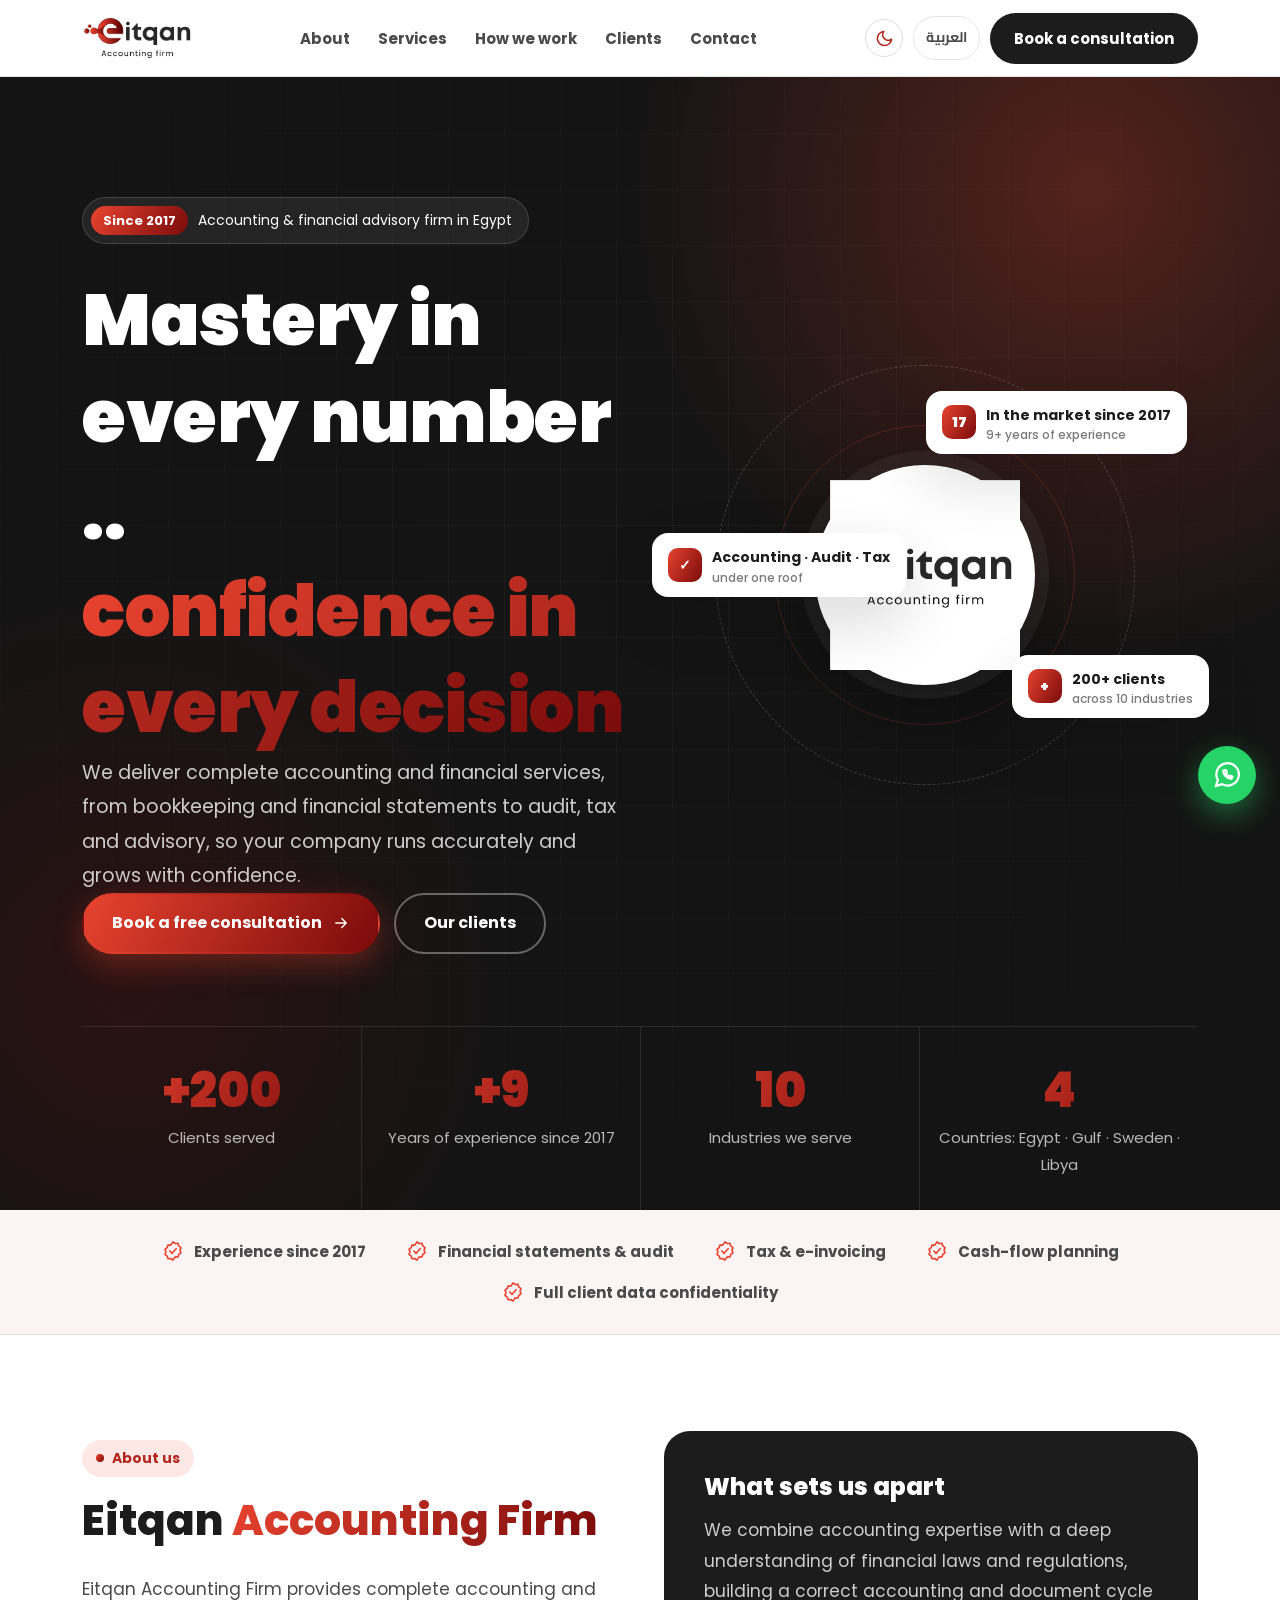
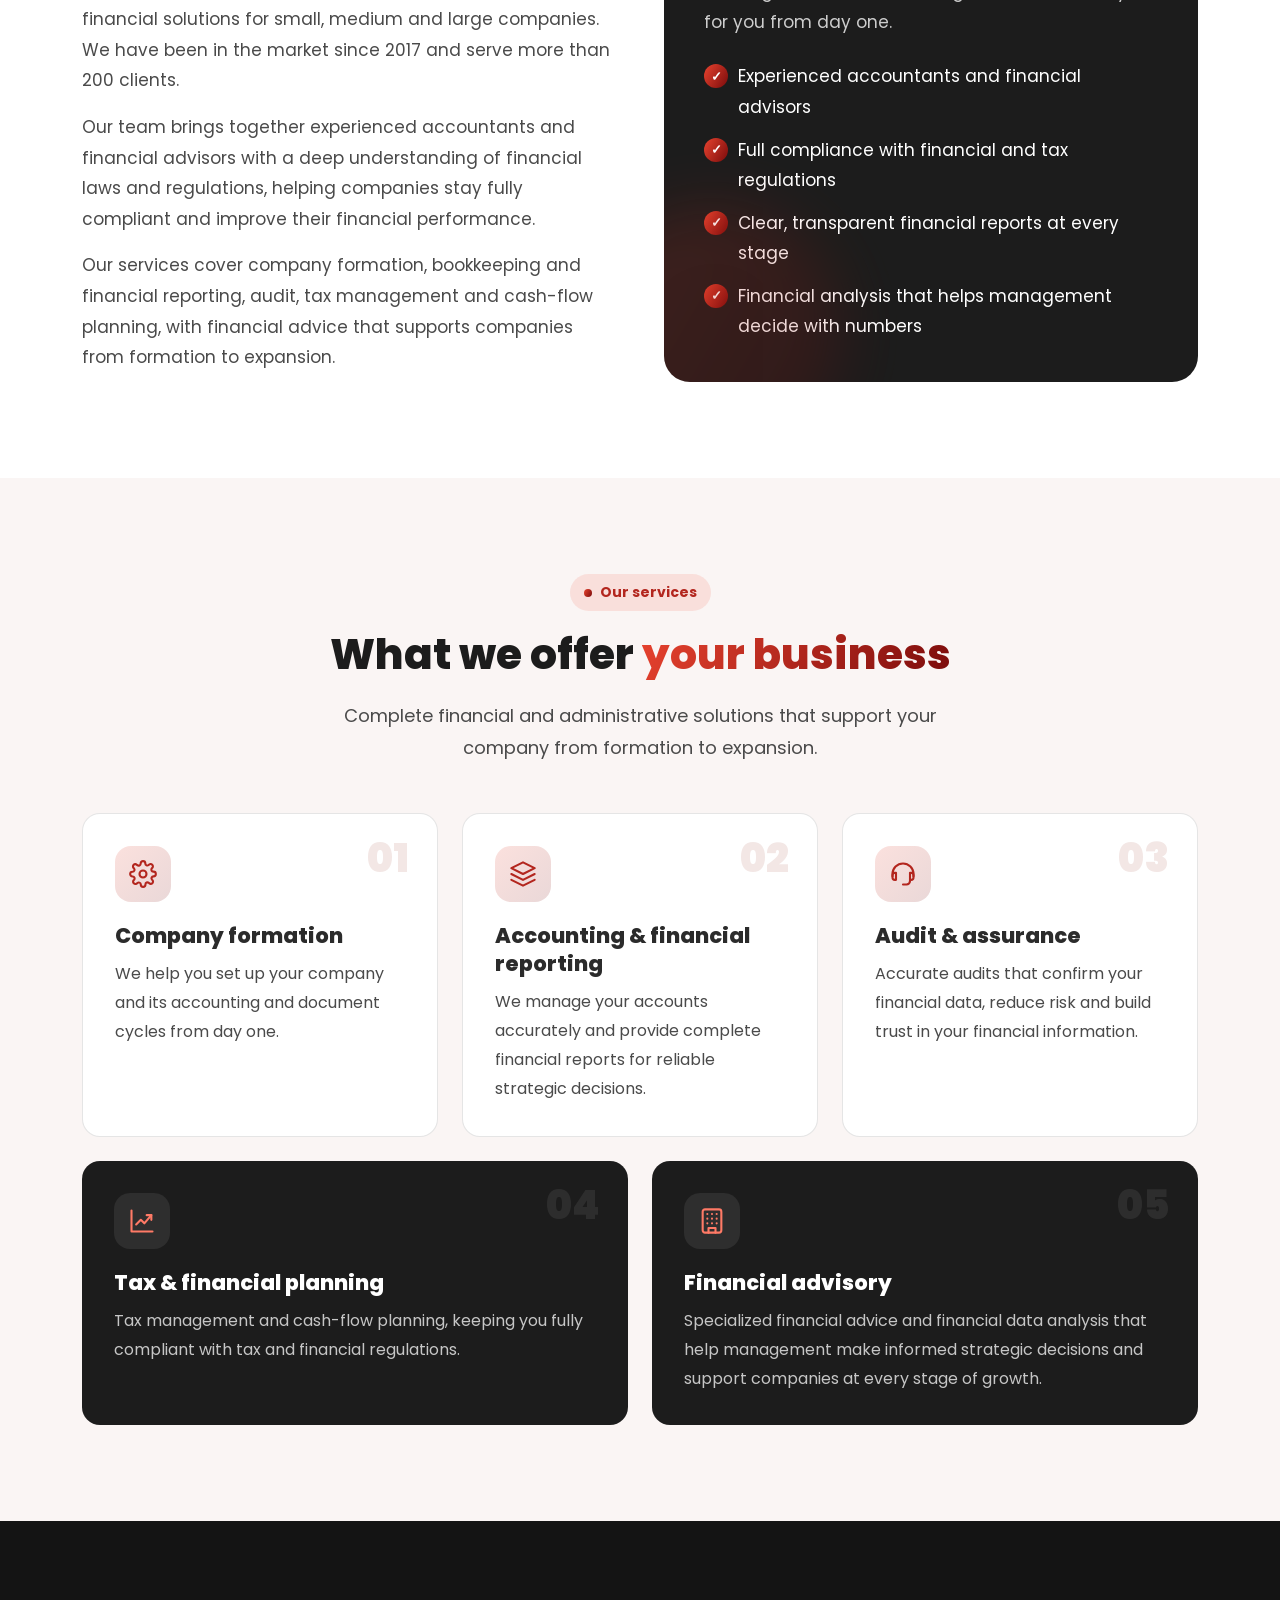
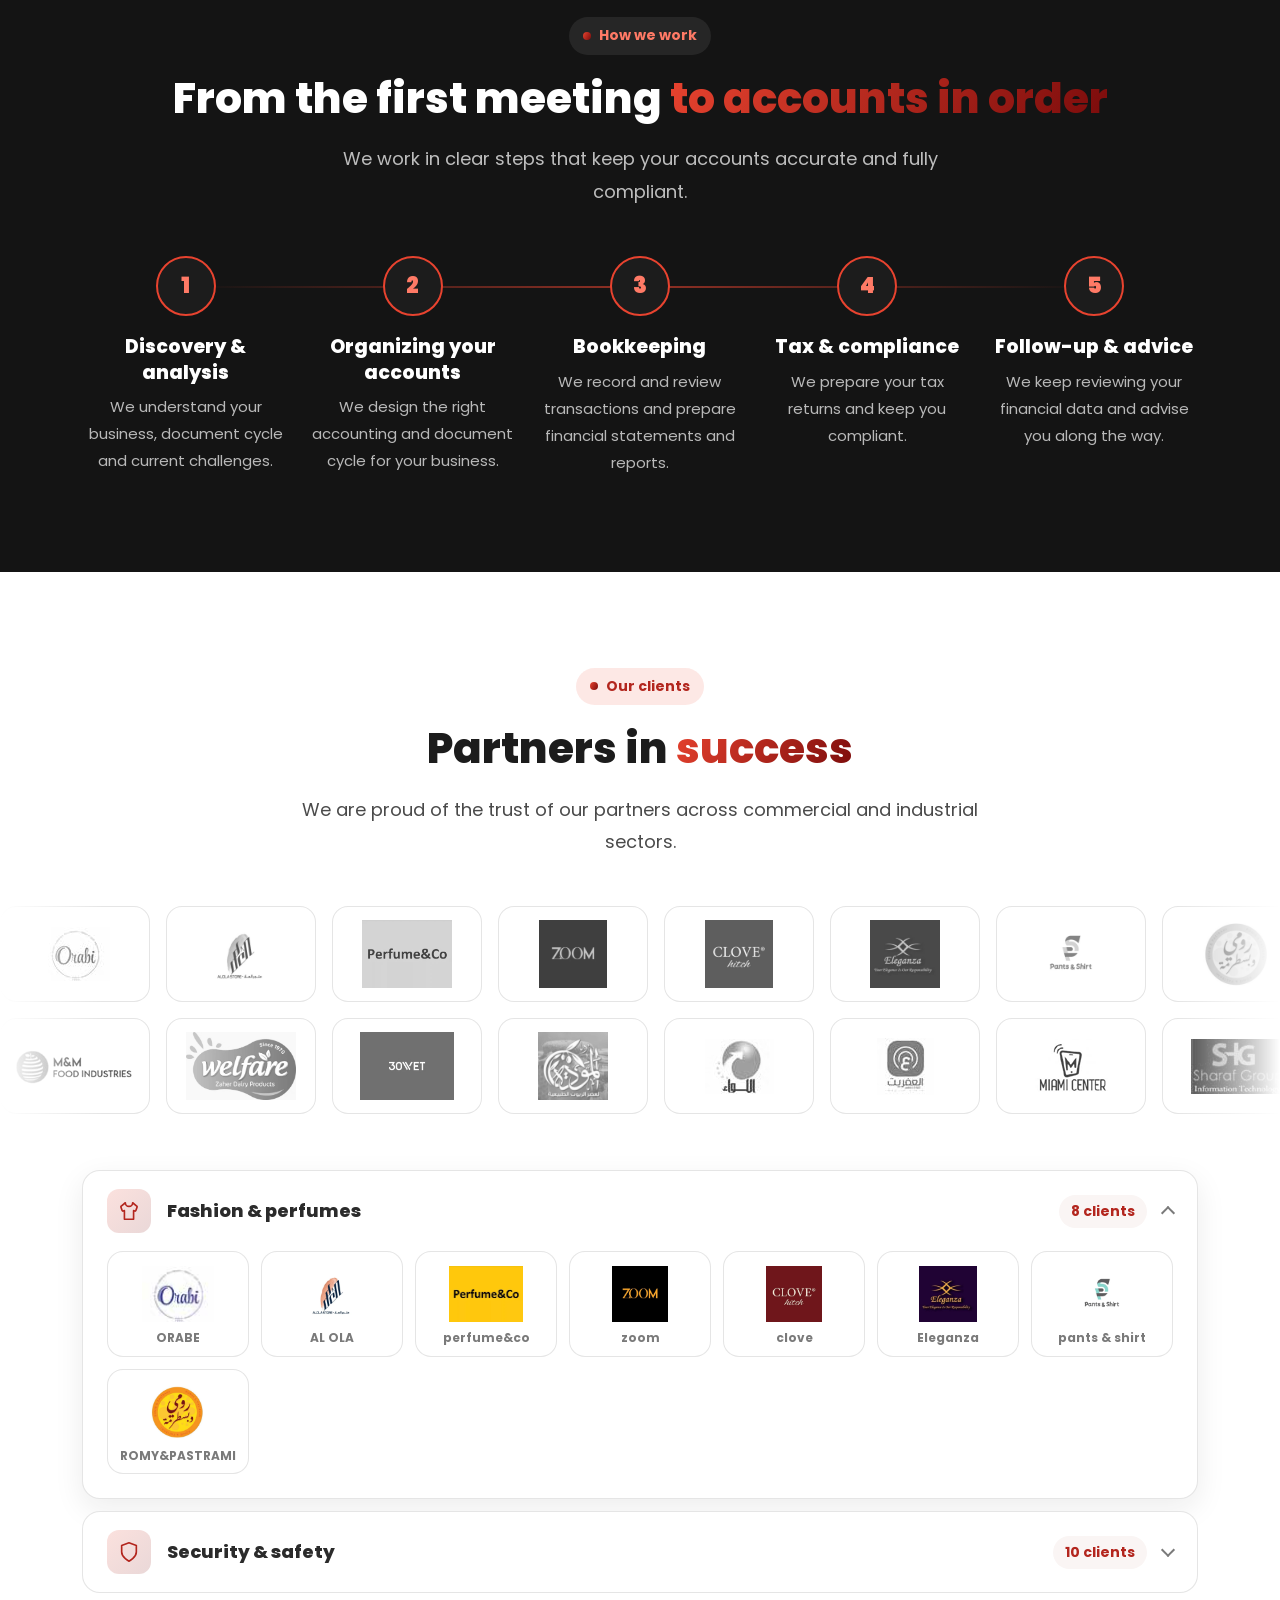
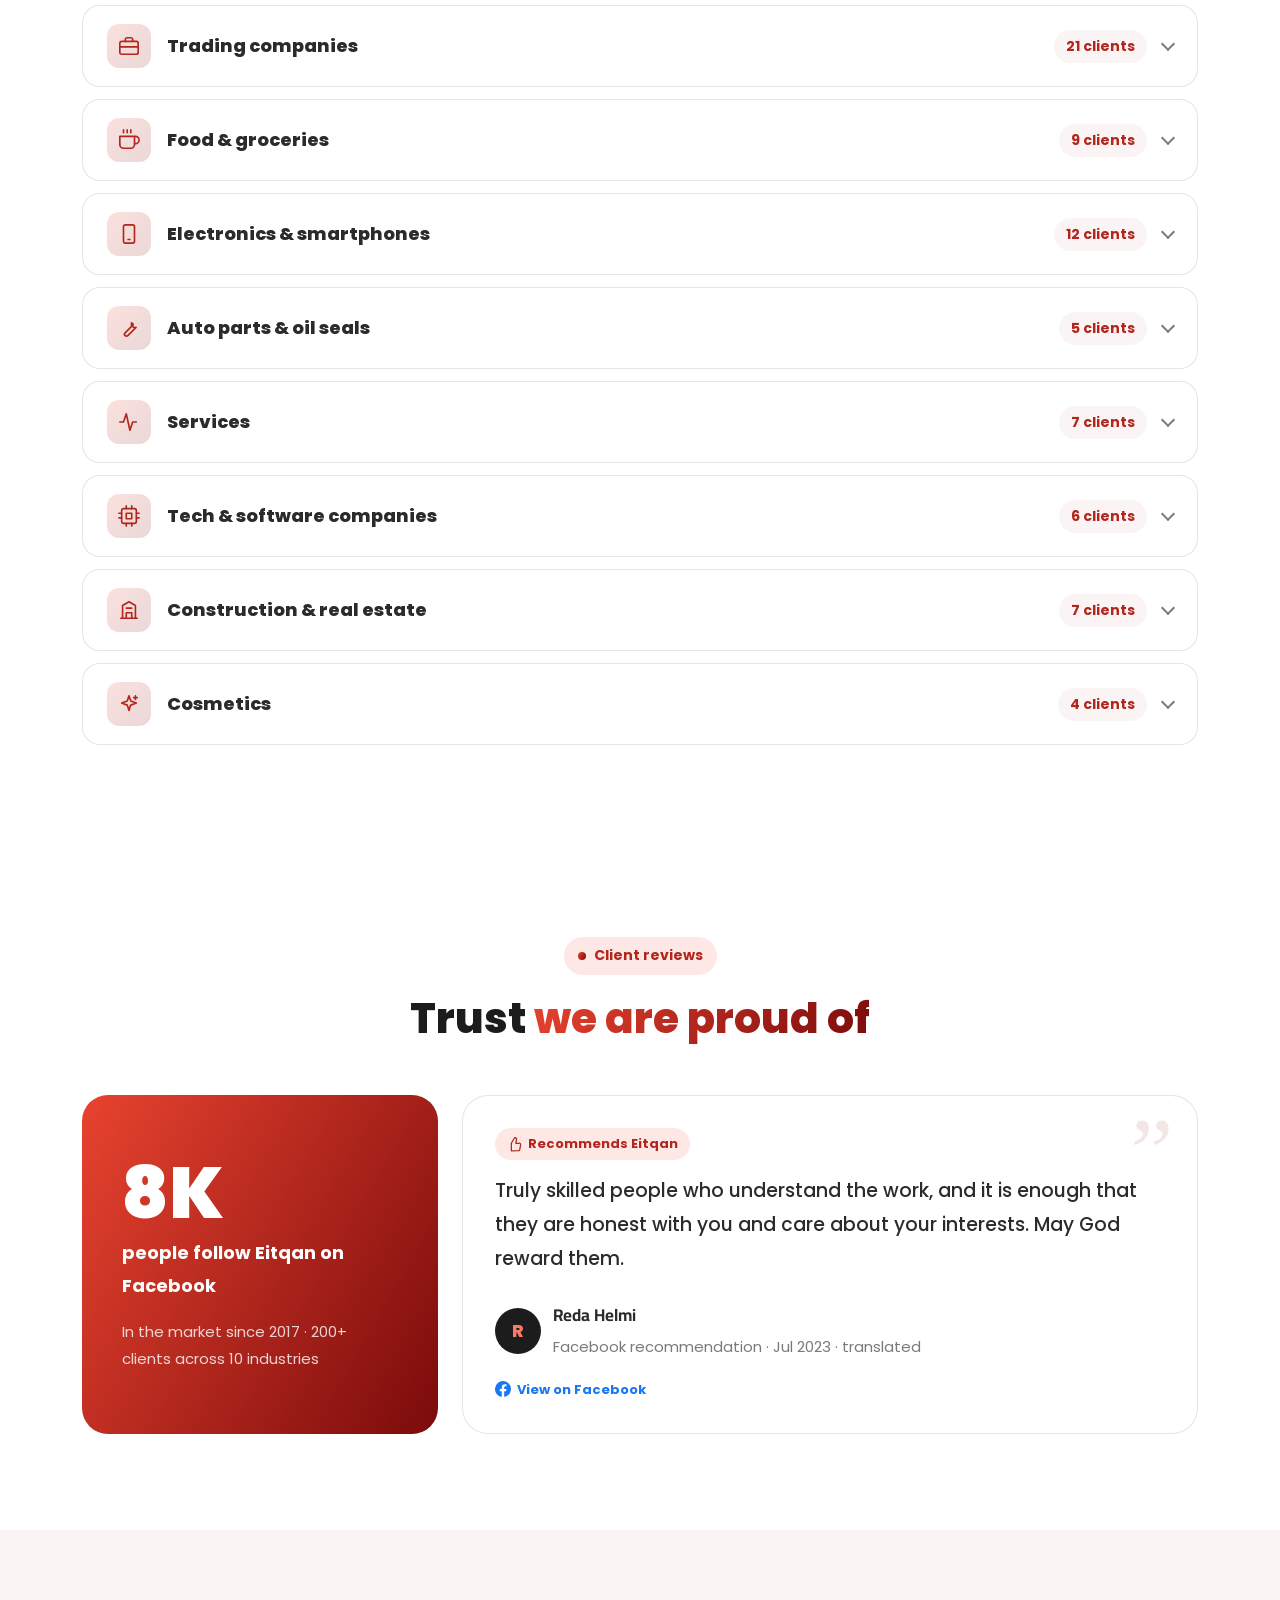
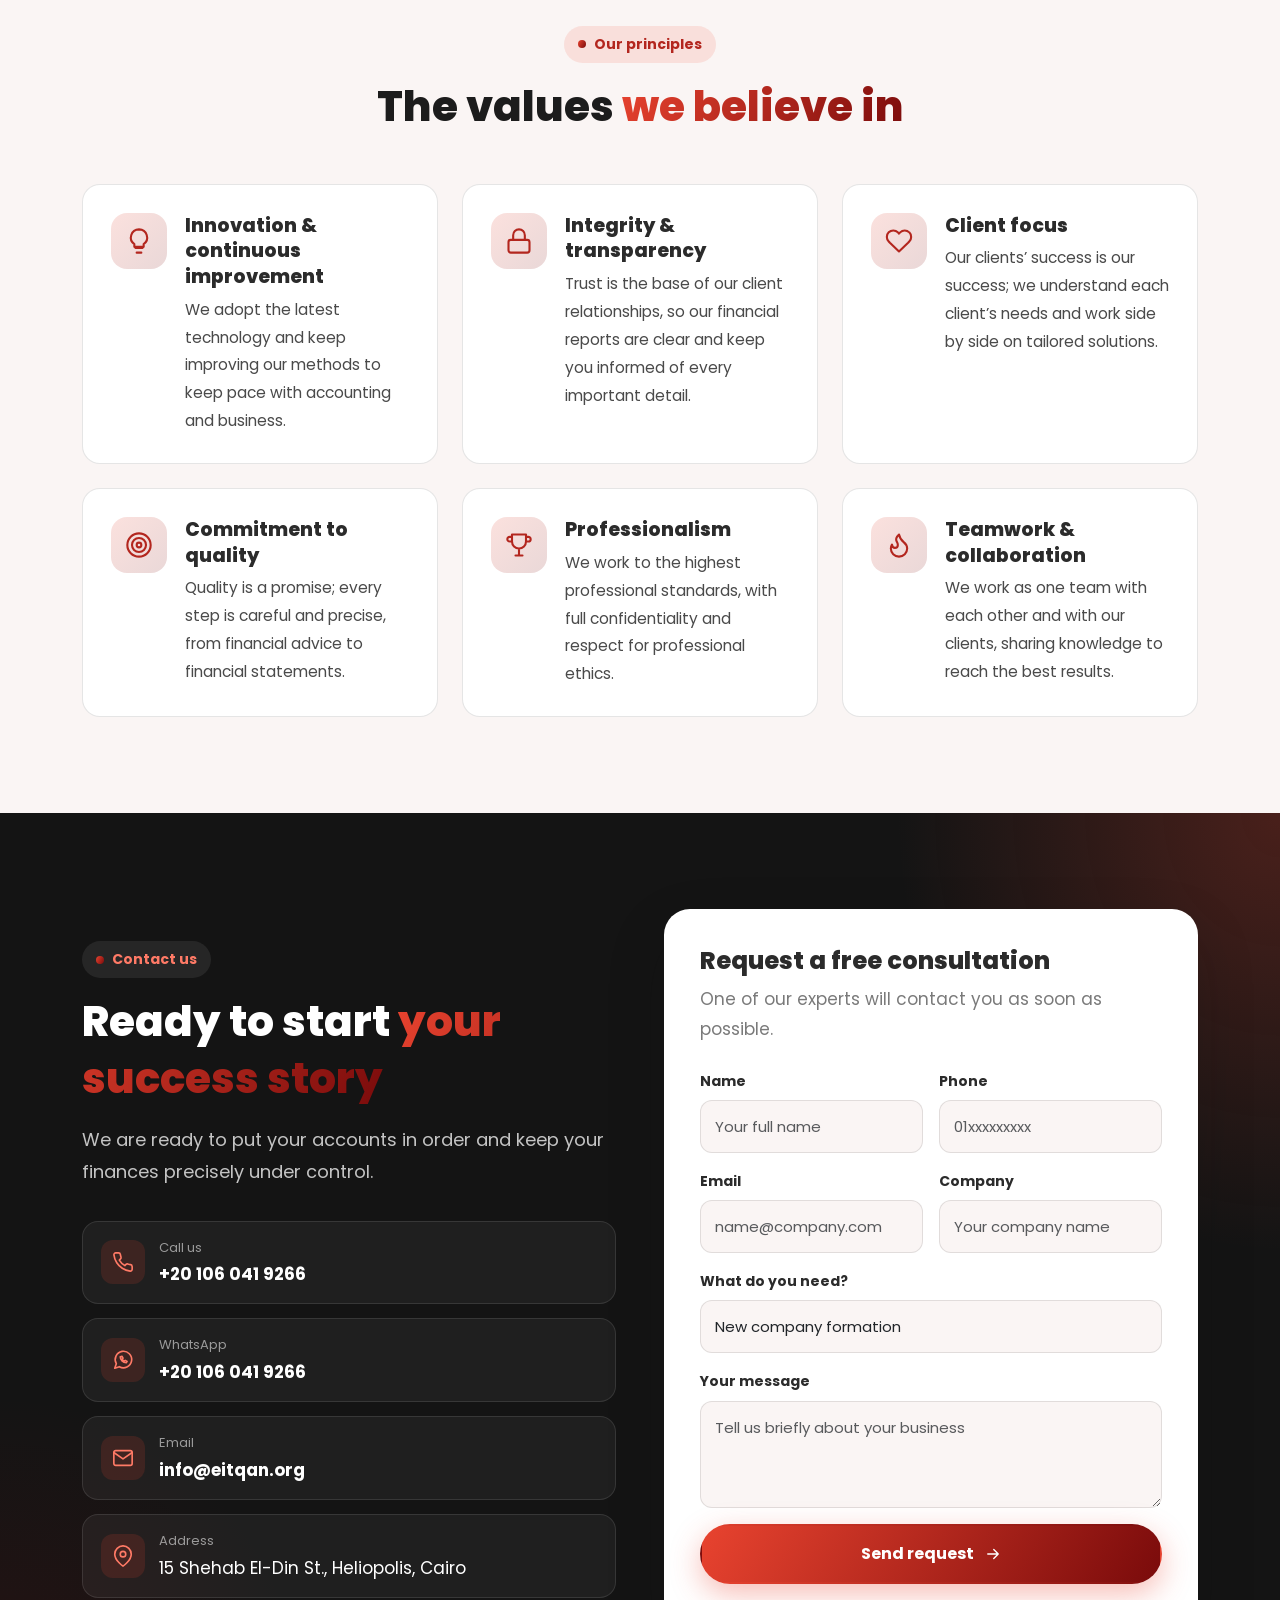
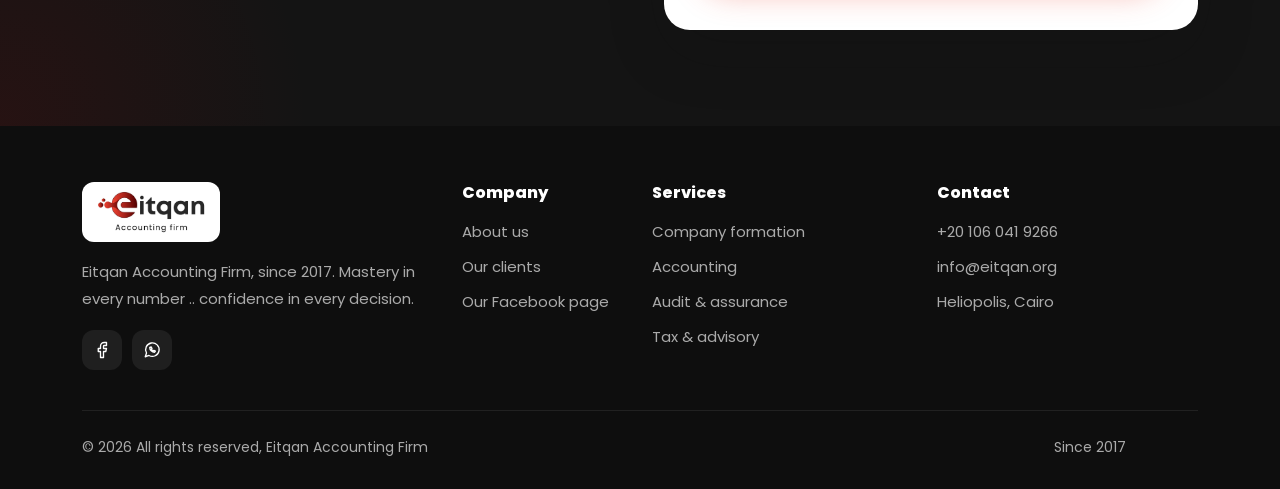
<file: en.html>
<!doctype html>
<html lang="en" dir="ltr">
<head>
<meta charset="utf-8">
<meta name="viewport" content="width=device-width, initial-scale=1">
<title>Accounting &amp; audit firm in Egypt | Eitqan Accounting Firm</title>
<meta name="description" content="Eitqan Accounting Firm — an accounting and audit firm in Egypt since 2017. Bookkeeping, audit, tax, company formation and financial advisory.">
<meta name="robots" content="noindex">
<meta property="og:type" content="website">
<meta property="og:title" content="إتقان للخدمات المحاسبية | Eitqan Accounting Firm">
<meta property="og:description" content="Eitqan Accounting Firm — an accounting and audit firm in Egypt since 2017. Bookkeeping, audit, tax, company formation and financial advisory.">
<meta property="og:image" content="https://eitqanfirm.github.io/eq-logo.png">
<meta property="og:url" content="https://eitqanfirm.github.io/en.html">
<link rel="icon" href="eq-logo.png">
<link rel="preconnect" href="https://fonts.googleapis.com">
<link rel="stylesheet" href="https://fonts.googleapis.com/css2?family=Poppins:wght@400;500;600;700;800&amp;family=Cairo:wght@500;700;800;900&amp;family=Tajawal:wght@400;500;700&amp;display=swap">
<link rel="stylesheet" href="https://cdn.jsdelivr.net/npm/bootstrap@5.3.3/dist/css/bootstrap.min.css">
<link rel="stylesheet" href="style.css">
<script>
(function(){var k='eq-theme',r=document.documentElement,s=null;try{s=localStorage.getItem(k)}catch(e){}
var m=window.matchMedia&&matchMedia('(prefers-color-scheme: dark)');r.classList.toggle('ab-dark',s?s==='dark':!!(m&&m.matches));
window.eqToggle=function(){var d=!r.classList.contains('ab-dark');r.classList.toggle('ab-dark',d);try{localStorage.setItem(k,d?'dark':'light')}catch(e){}eqLabel()};
window.eqLabel=function(){var b=document.querySelector('.ab-theme-btn');if(!b)return;var d=r.classList.contains('ab-dark');var l=d?'Light mode':'Dark mode';b.title=l;b.setAttribute('aria-label',l);b.setAttribute('aria-pressed',d?'true':'false')};})();
</script>
</head>
<body style="margin:0">
<header class="ab ab-nav" dir="ltr"><div class="container"><a class="ab-nav__logo" href="#home"><img src="eq-logo-wide.png" alt="Eitqan Accounting Firm"></a>
<nav class="ab-nav__links"><a href="#about">About</a><a href="#services">Services</a><a href="#method">How we work</a><a href="#clients">Clients</a><a href="#contact">Contact</a></nav>
<div class="ab-nav__right"><button type="button" class="ab-theme-btn" onclick="eqToggle()"><svg class="ab-moon" viewBox="0 0 24 24" fill="none" stroke="currentColor" stroke-width="1.9" stroke-linecap="round" stroke-linejoin="round" aria-hidden="true"><path d="M21 12.8A9 9 0 1 1 11.2 3a7 7 0 0 0 9.8 9.8z"/></svg><svg class="ab-sun" viewBox="0 0 24 24" fill="none" stroke="currentColor" stroke-width="1.9" stroke-linecap="round" stroke-linejoin="round" aria-hidden="true"><circle cx="12" cy="12" r="4.5"/><path d="M12 2v2M12 20v2M4.9 4.9l1.4 1.4M17.7 17.7l1.4 1.4M2 12h2M20 12h2M4.9 19.1l1.4-1.4M17.7 6.3l1.4-1.4"/></svg></button>
<a class="eq-lang" href="index.html">العربية</a><a href="#contact" class="ab-btn ab-btn--dark">Book a consultation</a></div></div></header>
<div class="ab" dir="ltr">


<section class="ab-hero" id="home">
  <div class="container">
    <div class="row align-items-center">
      <div class="col-lg-6">
        <div class="ab-hero__badge"><b>Since 2017</b> Accounting &amp; financial advisory firm in Egypt</div>
        <h1>Mastery in every number ..<br/><em>confidence in every decision</em></h1>
        <p class="ab-hero__sub">We deliver complete accounting and financial services, from bookkeeping and financial statements to audit, tax and advisory, so your company runs accurately and grows with confidence.</p>
        <div class="ab-hero__cta">
          <a href="#contact" class="ab-btn ab-btn--primary">Book a free consultation <svg viewBox="0 0 24 24" fill="none" stroke="currentColor" stroke-width="1.8" stroke-linecap="round" stroke-linejoin="round" aria-hidden="true"><path d="M19 12H5M11 6l-6 6 6 6"/></svg></a>
          <a href="#clients" class="ab-btn ab-btn--ghost">Our clients</a>
        </div>
      </div>
      <div class="col-lg-6">
        <div class="ab-hero__visual">
          <div class="ab-hero__ring"></div>
          <div class="ab-hero__ring ab-hero__ring--2"></div>
          <div class="ab-hero__core"><img src="eq-logo.png" alt="Eitqan Accounting Firm"/></div>
          <div class="ab-chip ab-chip--1"><i>17</i><div>In the market since 2017<small>9+ years of experience</small></div></div>
          <div class="ab-chip ab-chip--2"><i>+</i><div>200+ clients<small>across 10 industries</small></div></div>
          <div class="ab-chip ab-chip--3"><i>✓</i><div>Accounting · Audit · Tax<small>under one roof</small></div></div>
        </div>
      </div>
    </div>
    <div class="ab-stats">
      <div class="ab-stat"><div class="ab-num">+200</div><span>Clients served</span></div>
      <div class="ab-stat"><div class="ab-num">+9</div><span>Years of experience since 2017</span></div>
      <div class="ab-stat"><div class="ab-num">10</div><span>Industries we serve</span></div>
      <div class="ab-stat"><div class="ab-num">4</div><span>Countries: Egypt · Gulf · Sweden · Libya</span></div>
    </div>
  </div>
</section>


<section class="ab-trust">
  <div class="container">
    <div class="ab-trust__row">
      <div class="ab-trust__item"><svg viewBox="0 0 24 24" fill="none" stroke="currentColor" stroke-width="1.8" stroke-linecap="round" stroke-linejoin="round" aria-hidden="true"><path d="M12 2l2.4 1.8 3-.2.9 2.9 2.4 1.8-1 2.8 1 2.8-2.4 1.8-.9 2.9-3-.2L12 22l-2.4-1.8-3 .2-.9-2.9-2.4-1.8 1-2.8-1-2.8 2.4-1.8.9-2.9 3 .2z"/><path d="M8.5 12l2.5 2.5 4.5-5"/></svg> Experience since 2017</div>
      <div class="ab-trust__item"><svg viewBox="0 0 24 24" fill="none" stroke="currentColor" stroke-width="1.8" stroke-linecap="round" stroke-linejoin="round" aria-hidden="true"><path d="M12 2l2.4 1.8 3-.2.9 2.9 2.4 1.8-1 2.8 1 2.8-2.4 1.8-.9 2.9-3-.2L12 22l-2.4-1.8-3 .2-.9-2.9-2.4-1.8 1-2.8-1-2.8 2.4-1.8.9-2.9 3 .2z"/><path d="M8.5 12l2.5 2.5 4.5-5"/></svg> Financial statements &amp; audit</div>
      <div class="ab-trust__item"><svg viewBox="0 0 24 24" fill="none" stroke="currentColor" stroke-width="1.8" stroke-linecap="round" stroke-linejoin="round" aria-hidden="true"><path d="M12 2l2.4 1.8 3-.2.9 2.9 2.4 1.8-1 2.8 1 2.8-2.4 1.8-.9 2.9-3-.2L12 22l-2.4-1.8-3 .2-.9-2.9-2.4-1.8 1-2.8-1-2.8 2.4-1.8.9-2.9 3 .2z"/><path d="M8.5 12l2.5 2.5 4.5-5"/></svg> Tax &amp; e-invoicing</div>
      <div class="ab-trust__item"><svg viewBox="0 0 24 24" fill="none" stroke="currentColor" stroke-width="1.8" stroke-linecap="round" stroke-linejoin="round" aria-hidden="true"><path d="M12 2l2.4 1.8 3-.2.9 2.9 2.4 1.8-1 2.8 1 2.8-2.4 1.8-.9 2.9-3-.2L12 22l-2.4-1.8-3 .2-.9-2.9-2.4-1.8 1-2.8-1-2.8 2.4-1.8.9-2.9 3 .2z"/><path d="M8.5 12l2.5 2.5 4.5-5"/></svg> Cash-flow planning</div>
      <div class="ab-trust__item"><svg viewBox="0 0 24 24" fill="none" stroke="currentColor" stroke-width="1.8" stroke-linecap="round" stroke-linejoin="round" aria-hidden="true"><path d="M12 2l2.4 1.8 3-.2.9 2.9 2.4 1.8-1 2.8 1 2.8-2.4 1.8-.9 2.9-3-.2L12 22l-2.4-1.8-3 .2-.9-2.9-2.4-1.8 1-2.8-1-2.8 2.4-1.8.9-2.9 3 .2z"/><path d="M8.5 12l2.5 2.5 4.5-5"/></svg> Full client data confidentiality</div>
    </div>
  </div>
</section>


<section class="ab-about" id="about">
  <div class="container">
    <div class="row g-5 align-items-center">
      <div class="col-lg-6 ab-about__text">
        <span class="ab-eyebrow">About us</span>
        <h2 class="ab-title mb-4">Eitqan <em>Accounting Firm</em></h2>
        <p>Eitqan Accounting Firm provides complete accounting and financial solutions for small, medium and large companies. We have been in the market since 2017 and serve more than 200 clients.</p>
        <p>Our team brings together experienced accountants and financial advisors with a deep understanding of financial laws and regulations, helping companies stay fully compliant and improve their financial performance.</p>
        <p>Our services cover company formation, bookkeeping and financial reporting, audit, tax management and cash-flow planning, with financial advice that supports companies from formation to expansion.</p>
      </div>
      <div class="col-lg-6">
        <div class="ab-about__card">
          <h3>What sets us apart</h3>
          <p>We combine accounting expertise with a deep understanding of financial laws and regulations, building a correct accounting and document cycle for you from day one.</p>
          <ul class="ab-about__list">
            <li>Experienced accountants and financial advisors</li>
            <li>Full compliance with financial and tax regulations</li>
            <li>Clear, transparent financial reports at every stage</li>
            <li>Financial analysis that helps management decide with numbers</li>
          </ul>
        </div>
      </div>
    </div>
  </div>
</section>


<section class="ab-services" id="services">
  <div class="container">
    <div class="ab-head text-center">
      <span class="ab-eyebrow">Our services</span>
      <h2 class="ab-title">What we offer <em>your business</em></h2>
      <p class="ab-lead mt-3">Complete financial and administrative solutions that support your company from formation to expansion.</p>
    </div>
    <div class="row g-4">
      <div class="col-md-6 col-lg-4"><div class="ab-svc"><span class="ab-svc__n">01</span><div class="ab-ico"><svg viewBox="0 0 24 24" fill="none" stroke="currentColor" stroke-width="1.8" stroke-linecap="round" stroke-linejoin="round" aria-hidden="true"><circle cx="12" cy="12" r="3"/><path d="M19.4 15a1.7 1.7 0 0 0 .3 1.8l.1.1a2 2 0 1 1-2.8 2.8l-.1-.1a1.7 1.7 0 0 0-1.8-.3 1.7 1.7 0 0 0-1 1.5V21a2 2 0 1 1-4 0v-.1a1.7 1.7 0 0 0-1.1-1.5 1.7 1.7 0 0 0-1.8.3l-.1.1a2 2 0 1 1-2.8-2.8l.1-.1a1.7 1.7 0 0 0 .3-1.8 1.7 1.7 0 0 0-1.5-1H3a2 2 0 1 1 0-4h.1a1.7 1.7 0 0 0 1.5-1.1 1.7 1.7 0 0 0-.3-1.8l-.1-.1a2 2 0 1 1 2.8-2.8l.1.1a1.7 1.7 0 0 0 1.8.3H9a1.7 1.7 0 0 0 1-1.5V3a2 2 0 1 1 4 0v.1a1.7 1.7 0 0 0 1 1.5 1.7 1.7 0 0 0 1.8-.3l.1-.1a2 2 0 1 1 2.8 2.8l-.1.1a1.7 1.7 0 0 0-.3 1.8V9a1.7 1.7 0 0 0 1.5 1H21a2 2 0 1 1 0 4h-.1a1.7 1.7 0 0 0-1.5 1z"/></svg></div><h3>Company formation</h3><p>We help you set up your company and its accounting and document cycles from day one.</p></div></div>
      <div class="col-md-6 col-lg-4"><div class="ab-svc"><span class="ab-svc__n">02</span><div class="ab-ico"><svg viewBox="0 0 24 24" fill="none" stroke="currentColor" stroke-width="1.8" stroke-linecap="round" stroke-linejoin="round" aria-hidden="true"><path d="M12 2l10 5-10 5L2 7z"/><path d="M2 17l10 5 10-5"/><path d="M2 12l10 5 10-5"/></svg></div><h3>Accounting &amp; financial reporting</h3><p>We manage your accounts accurately and provide complete financial reports for reliable strategic decisions.</p></div></div>
      <div class="col-md-6 col-lg-4"><div class="ab-svc"><span class="ab-svc__n">03</span><div class="ab-ico"><svg viewBox="0 0 24 24" fill="none" stroke="currentColor" stroke-width="1.8" stroke-linecap="round" stroke-linejoin="round" aria-hidden="true"><path d="M3 14v-2a9 9 0 0 1 18 0v2"/><path d="M21 15a2 2 0 0 1-2 2h-1v-6h1a2 2 0 0 1 2 2zM3 15a2 2 0 0 0 2 2h1v-6H5a2 2 0 0 0-2 2z"/><path d="M18 17v1a3 3 0 0 1-3 3h-3"/></svg></div><h3>Audit &amp; assurance</h3><p>Accurate audits that confirm your financial data, reduce risk and build trust in your financial information.</p></div></div>
      <div class="col-md-6 col-lg-6"><div class="ab-svc ab-svc--wide"><span class="ab-svc__n">04</span><div class="ab-ico"><svg viewBox="0 0 24 24" fill="none" stroke="currentColor" stroke-width="1.8" stroke-linecap="round" stroke-linejoin="round" aria-hidden="true"><path d="M3 3v18h18"/><path d="M7 15l4-4 3 3 6-7"/><path d="M16 7h4v4"/></svg></div><h3>Tax &amp; financial planning</h3><p>Tax management and cash-flow planning, keeping you fully compliant with tax and financial regulations.</p></div></div>
      <div class="col-md-12 col-lg-6"><div class="ab-svc ab-svc--wide"><span class="ab-svc__n">05</span><div class="ab-ico"><svg viewBox="0 0 24 24" fill="none" stroke="currentColor" stroke-width="1.8" stroke-linecap="round" stroke-linejoin="round" aria-hidden="true"><rect x="4" y="2" width="16" height="20" rx="2"/><path d="M9 22v-4h6v4M8 6h.01M12 6h.01M16 6h.01M8 10h.01M12 10h.01M16 10h.01M8 14h.01M12 14h.01M16 14h.01"/></svg></div><h3>Financial advisory</h3><p>Specialized financial advice and financial data analysis that help management make informed strategic decisions and support companies at every stage of growth.</p></div></div>
    </div>

    
    
  </div>
</section>


<section class="ab-method" id="method">
  <div class="container">
    <div class="ab-head text-center">
      <span class="ab-eyebrow">How we work</span>
      <h2 class="ab-title">From the first meeting <em>to accounts in order</em></h2>
      <p class="ab-lead mt-3">We work in clear steps that keep your accounts accurate and fully compliant.</p>
    </div>
    <div class="ab-steps">
      <div class="ab-step"><div class="ab-step__n">1</div><h3>Discovery &amp; analysis</h3><p>We understand your business, document cycle and current challenges.</p></div>
      <div class="ab-step"><div class="ab-step__n">2</div><h3>Organizing your accounts</h3><p>We design the right accounting and document cycle for your business.</p></div>
      <div class="ab-step"><div class="ab-step__n">3</div><h3>Bookkeeping</h3><p>We record and review transactions and prepare financial statements and reports.</p></div>
      <div class="ab-step"><div class="ab-step__n">4</div><h3>Tax &amp; compliance</h3><p>We prepare your tax returns and keep you compliant.</p></div>
      <div class="ab-step"><div class="ab-step__n">5</div><h3>Follow-up &amp; advice</h3><p>We keep reviewing your financial data and advise you along the way.</p></div>
    </div>
  </div>
</section>


<section class="ab-clients" id="clients">
  <div class="container">
    <div class="ab-head text-center">
      <span class="ab-eyebrow">Our clients</span>
      <h2 class="ab-title">Partners in <em>success</em></h2>
      <p class="ab-lead mt-3">We are proud of the trust of our partners across commercial and industrial sectors.</p>
    </div>
  </div>
  <div class="ab-marquee"><div class="ab-marquee__track"><div class="ab-logo"><img loading="lazy" src="orabe.png" alt="ORABE"/></div><div class="ab-logo"><img loading="lazy" src="al-ola.webp" alt="AL OLA"/></div><div class="ab-logo"><img loading="lazy" src="perfumeandco.webp" alt="perfume&amp;co"/></div><div class="ab-logo"><img loading="lazy" src="zoom.webp" alt="zoom"/></div><div class="ab-logo"><img loading="lazy" src="clove.webp" alt="clove"/></div><div class="ab-logo"><img loading="lazy" src="eleganza.webp" alt="Eleganza"/></div><div class="ab-logo"><img loading="lazy" src="pants-and-shirt.webp" alt="pants &amp; shirt"/></div><div class="ab-logo"><img loading="lazy" src="romyandpastrami.webp" alt="ROMY&amp;PASTRAMI"/></div><div class="ab-logo"><img loading="lazy" src="smurt-solutions.webp" alt="SMURT SOLUTIONS"/></div><div class="ab-logo"><img loading="lazy" src="hamza-tech.png" alt="HAMZA TECH"/></div><div class="ab-logo"><img loading="lazy" src="techno-vision.png" alt="TECHNO VISION"/></div><div class="ab-logo"><img loading="lazy" src="tohama.png" alt="TOHAMA"/></div><div class="ab-logo"><img loading="lazy" src="mamoon.webp" alt="MAMOON"/></div><div class="ab-logo"><img loading="lazy" src="huva-tech.webp" alt="HUVA TECH"/></div><div class="ab-logo"><img loading="lazy" src="national-tech.webp" alt="NATIONAL TECH"/></div><div class="ab-logo"><img loading="lazy" src="speed-tech.webp" alt="SPEED TECH"/></div><div class="ab-logo"><img loading="lazy" src="techn-sat.webp" alt="TECHN SAT"/></div><div class="ab-logo"><img loading="lazy" src="al-asal.webp" alt="AL ASAL"/></div><div class="ab-logo"><img loading="lazy" src="pure-plast.png" alt="Pure Plast"/></div><div class="ab-logo"><img loading="lazy" src="swenky.png" alt="SWENKY"/></div><div class="ab-logo"><img loading="lazy" src="heo.png" alt="HEO"/></div><div class="ab-logo"><img loading="lazy" src="klliim.png" alt="KLLIIM"/></div><div class="ab-logo"><img loading="lazy" src="bm.png" alt="BM"/></div><div class="ab-logo"><img loading="lazy" src="dogzone.png" alt="DOGZONE"/></div><div class="ab-logo"><img loading="lazy" src="abo-dahham.png" alt="ABO DAHHAM"/></div><div class="ab-logo"><img loading="lazy" src="ado-kalafala.jpg" alt="ADO KALAFALA"/></div><div class="ab-logo"><img loading="lazy" src="sedra.png" alt="SEDRA"/></div><div class="ab-logo"><img loading="lazy" src="it-principles.png" alt="IT Principles"/></div><div class="ab-logo"><img loading="lazy" src="ayoub.png" alt="Ayoub"/></div><div class="ab-logo"><img loading="lazy" src="injaz.png" alt="INJAZ"/></div><div class="ab-logo"><img loading="lazy" src="entity-group.png" alt="ENTITY GROUP"/></div><div class="ab-logo"><img loading="lazy" src="tayyeem-dent.webp" alt="TAYYEEM DENT"/></div><div class="ab-logo"><img loading="lazy" src="sgd.webp" alt="SGD"/></div><div class="ab-logo"><img loading="lazy" src="darak.webp" alt="DARAK"/></div><div class="ab-logo"><img loading="lazy" src="el-salam.webp" alt="EL SALAM"/></div><div class="ab-logo"><img loading="lazy" src="ea-bros.webp" alt="EA.BROS"/></div><div class="ab-logo"><img loading="lazy" src="mofkra.webp" alt="MOFKRA"/></div><div class="ab-logo"><img loading="lazy" src="ata.webp" alt="ATA"/></div><div class="ab-logo"><img loading="lazy" src="zima.png" alt="ZIMA"/></div><div class="ab-logo"><img loading="lazy" src="trid-ligt.png" alt="trid ligt"/></div><div class="ab-logo"><img loading="lazy" src="scounes.png" alt="SCOUNES"/></div><div class="ab-logo"><img loading="lazy" src="abo-algban.webp" alt="ABO ALGBAN"/></div><div class="ab-logo"><img loading="lazy" src="virginia.webp" alt="VIRGINIA"/></div><div class="ab-logo"><img loading="lazy" src="food-stuff.webp" alt="FOOD STUFF"/></div><div class="ab-logo"><img loading="lazy" src="orabe.png" alt="ORABE"/></div><div class="ab-logo"><img loading="lazy" src="al-ola.webp" alt="AL OLA"/></div><div class="ab-logo"><img loading="lazy" src="perfumeandco.webp" alt="perfume&amp;co"/></div><div class="ab-logo"><img loading="lazy" src="zoom.webp" alt="zoom"/></div><div class="ab-logo"><img loading="lazy" src="clove.webp" alt="clove"/></div><div class="ab-logo"><img loading="lazy" src="eleganza.webp" alt="Eleganza"/></div><div class="ab-logo"><img loading="lazy" src="pants-and-shirt.webp" alt="pants &amp; shirt"/></div><div class="ab-logo"><img loading="lazy" src="romyandpastrami.webp" alt="ROMY&amp;PASTRAMI"/></div><div class="ab-logo"><img loading="lazy" src="smurt-solutions.webp" alt="SMURT SOLUTIONS"/></div><div class="ab-logo"><img loading="lazy" src="hamza-tech.png" alt="HAMZA TECH"/></div><div class="ab-logo"><img loading="lazy" src="techno-vision.png" alt="TECHNO VISION"/></div><div class="ab-logo"><img loading="lazy" src="tohama.png" alt="TOHAMA"/></div><div class="ab-logo"><img loading="lazy" src="mamoon.webp" alt="MAMOON"/></div><div class="ab-logo"><img loading="lazy" src="huva-tech.webp" alt="HUVA TECH"/></div><div class="ab-logo"><img loading="lazy" src="national-tech.webp" alt="NATIONAL TECH"/></div><div class="ab-logo"><img loading="lazy" src="speed-tech.webp" alt="SPEED TECH"/></div><div class="ab-logo"><img loading="lazy" src="techn-sat.webp" alt="TECHN SAT"/></div><div class="ab-logo"><img loading="lazy" src="al-asal.webp" alt="AL ASAL"/></div><div class="ab-logo"><img loading="lazy" src="pure-plast.png" alt="Pure Plast"/></div><div class="ab-logo"><img loading="lazy" src="swenky.png" alt="SWENKY"/></div><div class="ab-logo"><img loading="lazy" src="heo.png" alt="HEO"/></div><div class="ab-logo"><img loading="lazy" src="klliim.png" alt="KLLIIM"/></div><div class="ab-logo"><img loading="lazy" src="bm.png" alt="BM"/></div><div class="ab-logo"><img loading="lazy" src="dogzone.png" alt="DOGZONE"/></div><div class="ab-logo"><img loading="lazy" src="abo-dahham.png" alt="ABO DAHHAM"/></div><div class="ab-logo"><img loading="lazy" src="ado-kalafala.jpg" alt="ADO KALAFALA"/></div><div class="ab-logo"><img loading="lazy" src="sedra.png" alt="SEDRA"/></div><div class="ab-logo"><img loading="lazy" src="it-principles.png" alt="IT Principles"/></div><div class="ab-logo"><img loading="lazy" src="ayoub.png" alt="Ayoub"/></div><div class="ab-logo"><img loading="lazy" src="injaz.png" alt="INJAZ"/></div><div class="ab-logo"><img loading="lazy" src="entity-group.png" alt="ENTITY GROUP"/></div><div class="ab-logo"><img loading="lazy" src="tayyeem-dent.webp" alt="TAYYEEM DENT"/></div><div class="ab-logo"><img loading="lazy" src="sgd.webp" alt="SGD"/></div><div class="ab-logo"><img loading="lazy" src="darak.webp" alt="DARAK"/></div><div class="ab-logo"><img loading="lazy" src="el-salam.webp" alt="EL SALAM"/></div><div class="ab-logo"><img loading="lazy" src="ea-bros.webp" alt="EA.BROS"/></div><div class="ab-logo"><img loading="lazy" src="mofkra.webp" alt="MOFKRA"/></div><div class="ab-logo"><img loading="lazy" src="ata.webp" alt="ATA"/></div><div class="ab-logo"><img loading="lazy" src="zima.png" alt="ZIMA"/></div><div class="ab-logo"><img loading="lazy" src="trid-ligt.png" alt="trid ligt"/></div><div class="ab-logo"><img loading="lazy" src="scounes.png" alt="SCOUNES"/></div><div class="ab-logo"><img loading="lazy" src="abo-algban.webp" alt="ABO ALGBAN"/></div><div class="ab-logo"><img loading="lazy" src="virginia.webp" alt="VIRGINIA"/></div><div class="ab-logo"><img loading="lazy" src="food-stuff.webp" alt="FOOD STUFF"/></div></div></div>
<div class="ab-marquee ab-marquee--rev"><div class="ab-marquee__track"><div class="ab-logo"><img loading="lazy" src="mandm.webp" alt="M&amp;M"/></div><div class="ab-logo"><img loading="lazy" src="welfare-zhaer-dairy.webp" alt="WELFARE ZHAER DAIRY"/></div><div class="ab-logo"><img loading="lazy" src="30wet.webp" alt="30WET"/></div><div class="ab-logo"><img loading="lazy" src="almawada.webp" alt="ALMAWADA"/></div><div class="ab-logo"><img loading="lazy" src="allwaa.png" alt="ALLWAA"/></div><div class="ab-logo"><img loading="lazy" src="el-afret.png" alt="EL AFRET"/></div><div class="ab-logo"><img loading="lazy" src="miami-center.png" alt="MIAMI CENTER"/></div><div class="ab-logo"><img loading="lazy" src="sharaf-group.png" alt="SHARAF GROUP"/></div><div class="ab-logo"><img loading="lazy" src="kasr-zero.png" alt="KASR ZERO"/></div><div class="ab-logo"><img loading="lazy" src="smartvitsion-vr.png" alt="SMARTVITSION VR"/></div><div class="ab-logo"><img loading="lazy" src="masria.webp" alt="MASRIA"/></div><div class="ab-logo"><img loading="lazy" src="ouda-group.png" alt="Ouda Group"/></div><div class="ab-logo"><img loading="lazy" src="plugs-and-go.webp" alt="PLUGS &amp; GO"/></div><div class="ab-logo"><img loading="lazy" src="a1-plus.webp" alt="A1 PLUS"/></div><div class="ab-logo"><img loading="lazy" src="kareem-stores.webp" alt="KAREEM STORES"/></div><div class="ab-logo"><img loading="lazy" src="egy-stores.webp" alt="EGY STORES"/></div><div class="ab-logo"><img loading="lazy" src="oil-sel-alfares.png" alt="OIL SEL ALFARES"/></div><div class="ab-logo"><img loading="lazy" src="power-oil-sel.png" alt="POWER OIL SEL"/></div><div class="ab-logo"><img loading="lazy" src="friends.png" alt="FRIENDS"/></div><div class="ab-logo"><img loading="lazy" src="el-twkel.webp" alt="EL TWKEL"/></div><div class="ab-logo"><img loading="lazy" src="your-parts.webp" alt="your parts"/></div><div class="ab-logo"><img loading="lazy" src="carnova.png" alt="CARNOVA"/></div><div class="ab-logo"><img loading="lazy" src="out-line.webp" alt="OUT LINE"/></div><div class="ab-logo"><img loading="lazy" src="amyal.png" alt="AMYAL"/></div><div class="ab-logo"><img loading="lazy" src="mashora.webp" alt="MASHORA"/></div><div class="ab-logo"><img loading="lazy" src="kings-groub.webp" alt="KINGS GROUB"/></div><div class="ab-logo"><img loading="lazy" src="ecs.webp" alt="ECS"/></div><div class="ab-logo"><img loading="lazy" src="acta-by-salah-abl-elmagd.webp" alt="ACTA BY SALAH ABL ELMAGD"/></div><div class="ab-logo"><img loading="lazy" src="mo-hr.webp" alt="MO HR"/></div><div class="ab-logo"><img loading="lazy" src="blink.png" alt="BLINK"/></div><div class="ab-logo"><img loading="lazy" src="itp.png" alt="ITP"/></div><div class="ab-logo"><img loading="lazy" src="hundred-apps.webp" alt="Hundred Apps"/></div><div class="ab-logo"><img loading="lazy" src="bayan-tech.webp" alt="BAYAN TECH"/></div><div class="ab-logo"><img loading="lazy" src="asga-tech.webp" alt="ASGA TECH"/></div><div class="ab-logo"><img loading="lazy" src="triple-s.png" alt="TRIPLE S"/></div><div class="ab-logo"><img loading="lazy" src="goma-noh.png" alt="GOMA NOH"/></div><div class="ab-logo"><img loading="lazy" src="dija-world.webp" alt="Dija World"/></div><div class="ab-logo"><img loading="lazy" src="al-jazira.webp" alt="AL JAZIRA"/></div><div class="ab-logo"><img loading="lazy" src="rawaj.webp" alt="RAWAJ"/></div><div class="ab-logo"><img loading="lazy" src="marina.webp" alt="MARINA"/></div><div class="ab-logo"><img loading="lazy" src="impact-group.png" alt="IMPACT GROUP"/></div><div class="ab-logo"><img loading="lazy" src="braes.webp" alt="Braes"/></div><div class="ab-logo"><img loading="lazy" src="massilia.webp" alt="Massilia"/></div><div class="ab-logo"><img loading="lazy" src="masar.png" alt="MASAR"/></div><div class="ab-logo"><img loading="lazy" src="i-natural.webp" alt="I NATURAL"/></div><div class="ab-logo"><img loading="lazy" src="mandm.webp" alt="M&amp;M"/></div><div class="ab-logo"><img loading="lazy" src="welfare-zhaer-dairy.webp" alt="WELFARE ZHAER DAIRY"/></div><div class="ab-logo"><img loading="lazy" src="30wet.webp" alt="30WET"/></div><div class="ab-logo"><img loading="lazy" src="almawada.webp" alt="ALMAWADA"/></div><div class="ab-logo"><img loading="lazy" src="allwaa.png" alt="ALLWAA"/></div><div class="ab-logo"><img loading="lazy" src="el-afret.png" alt="EL AFRET"/></div><div class="ab-logo"><img loading="lazy" src="miami-center.png" alt="MIAMI CENTER"/></div><div class="ab-logo"><img loading="lazy" src="sharaf-group.png" alt="SHARAF GROUP"/></div><div class="ab-logo"><img loading="lazy" src="kasr-zero.png" alt="KASR ZERO"/></div><div class="ab-logo"><img loading="lazy" src="smartvitsion-vr.png" alt="SMARTVITSION VR"/></div><div class="ab-logo"><img loading="lazy" src="masria.webp" alt="MASRIA"/></div><div class="ab-logo"><img loading="lazy" src="ouda-group.png" alt="Ouda Group"/></div><div class="ab-logo"><img loading="lazy" src="plugs-and-go.webp" alt="PLUGS &amp; GO"/></div><div class="ab-logo"><img loading="lazy" src="a1-plus.webp" alt="A1 PLUS"/></div><div class="ab-logo"><img loading="lazy" src="kareem-stores.webp" alt="KAREEM STORES"/></div><div class="ab-logo"><img loading="lazy" src="egy-stores.webp" alt="EGY STORES"/></div><div class="ab-logo"><img loading="lazy" src="oil-sel-alfares.png" alt="OIL SEL ALFARES"/></div><div class="ab-logo"><img loading="lazy" src="power-oil-sel.png" alt="POWER OIL SEL"/></div><div class="ab-logo"><img loading="lazy" src="friends.png" alt="FRIENDS"/></div><div class="ab-logo"><img loading="lazy" src="el-twkel.webp" alt="EL TWKEL"/></div><div class="ab-logo"><img loading="lazy" src="your-parts.webp" alt="your parts"/></div><div class="ab-logo"><img loading="lazy" src="carnova.png" alt="CARNOVA"/></div><div class="ab-logo"><img loading="lazy" src="out-line.webp" alt="OUT LINE"/></div><div class="ab-logo"><img loading="lazy" src="amyal.png" alt="AMYAL"/></div><div class="ab-logo"><img loading="lazy" src="mashora.webp" alt="MASHORA"/></div><div class="ab-logo"><img loading="lazy" src="kings-groub.webp" alt="KINGS GROUB"/></div><div class="ab-logo"><img loading="lazy" src="ecs.webp" alt="ECS"/></div><div class="ab-logo"><img loading="lazy" src="acta-by-salah-abl-elmagd.webp" alt="ACTA BY SALAH ABL ELMAGD"/></div><div class="ab-logo"><img loading="lazy" src="mo-hr.webp" alt="MO HR"/></div><div class="ab-logo"><img loading="lazy" src="blink.png" alt="BLINK"/></div><div class="ab-logo"><img loading="lazy" src="itp.png" alt="ITP"/></div><div class="ab-logo"><img loading="lazy" src="hundred-apps.webp" alt="Hundred Apps"/></div><div class="ab-logo"><img loading="lazy" src="bayan-tech.webp" alt="BAYAN TECH"/></div><div class="ab-logo"><img loading="lazy" src="asga-tech.webp" alt="ASGA TECH"/></div><div class="ab-logo"><img loading="lazy" src="triple-s.png" alt="TRIPLE S"/></div><div class="ab-logo"><img loading="lazy" src="goma-noh.png" alt="GOMA NOH"/></div><div class="ab-logo"><img loading="lazy" src="dija-world.webp" alt="Dija World"/></div><div class="ab-logo"><img loading="lazy" src="al-jazira.webp" alt="AL JAZIRA"/></div><div class="ab-logo"><img loading="lazy" src="rawaj.webp" alt="RAWAJ"/></div><div class="ab-logo"><img loading="lazy" src="marina.webp" alt="MARINA"/></div><div class="ab-logo"><img loading="lazy" src="impact-group.png" alt="IMPACT GROUP"/></div><div class="ab-logo"><img loading="lazy" src="braes.webp" alt="Braes"/></div><div class="ab-logo"><img loading="lazy" src="massilia.webp" alt="Massilia"/></div><div class="ab-logo"><img loading="lazy" src="masar.png" alt="MASAR"/></div><div class="ab-logo"><img loading="lazy" src="i-natural.webp" alt="I NATURAL"/></div></div></div>
  <div class="container">
    <div class="ab-sectors">
      <details class="ab-sector" open="open"><summary><span class="ab-ico"><svg viewBox="0 0 24 24" fill="none" stroke="currentColor" stroke-width="1.8" stroke-linecap="round" stroke-linejoin="round" aria-hidden="true"><path d="M20.4 6.6L16 3a4 4 0 0 1-8 0L3.6 6.6a1 1 0 0 0-.4 1.2l1.3 3.6a1 1 0 0 0 1.2.6L7 11.6V21h10v-9.4l1.3.4a1 1 0 0 0 1.2-.6l1.3-3.6a1 1 0 0 0-.4-1.2z"/></svg></span>Fashion &amp; perfumes<span class="ab-sector__count">8 clients</span></summary><div class="ab-sector__grid"><div class="ab-logo"><img loading="lazy" src="orabe.png" alt="ORABE"/><span>ORABE</span></div><div class="ab-logo"><img loading="lazy" src="al-ola.webp" alt="AL OLA"/><span>AL OLA</span></div><div class="ab-logo"><img loading="lazy" src="perfumeandco.webp" alt="perfume&amp;co"/><span>perfume&amp;co</span></div><div class="ab-logo"><img loading="lazy" src="zoom.webp" alt="zoom"/><span>zoom</span></div><div class="ab-logo"><img loading="lazy" src="clove.webp" alt="clove"/><span>clove</span></div><div class="ab-logo"><img loading="lazy" src="eleganza.webp" alt="Eleganza"/><span>Eleganza</span></div><div class="ab-logo"><img loading="lazy" src="pants-and-shirt.webp" alt="pants &amp; shirt"/><span>pants &amp; shirt</span></div><div class="ab-logo"><img loading="lazy" src="romyandpastrami.webp" alt="ROMY&amp;PASTRAMI"/><span>ROMY&amp;PASTRAMI</span></div></div></details>
<details class="ab-sector"><summary><span class="ab-ico"><svg viewBox="0 0 24 24" fill="none" stroke="currentColor" stroke-width="1.8" stroke-linecap="round" stroke-linejoin="round" aria-hidden="true"><path d="M12 22s8-4 8-10V5l-8-3-8 3v7c0 6 8 10 8 10z"/></svg></span>Security &amp; safety<span class="ab-sector__count">10 clients</span></summary><div class="ab-sector__grid"><div class="ab-logo"><img loading="lazy" src="smurt-solutions.webp" alt="SMURT SOLUTIONS"/><span>SMURT SOLUTIONS</span></div><div class="ab-logo"><img loading="lazy" src="hamza-tech.png" alt="HAMZA TECH"/><span>HAMZA TECH</span></div><div class="ab-logo"><img loading="lazy" src="techno-vision.png" alt="TECHNO VISION"/><span>TECHNO VISION</span></div><div class="ab-logo"><img loading="lazy" src="tohama.png" alt="TOHAMA"/><span>TOHAMA</span></div><div class="ab-logo"><img loading="lazy" src="mamoon.webp" alt="MAMOON"/><span>MAMOON</span></div><div class="ab-logo"><img loading="lazy" src="huva-tech.webp" alt="HUVA TECH"/><span>HUVA TECH</span></div><div class="ab-logo"><img loading="lazy" src="national-tech.webp" alt="NATIONAL TECH"/><span>NATIONAL TECH</span></div><div class="ab-logo"><img loading="lazy" src="speed-tech.webp" alt="SPEED TECH"/><span>SPEED TECH</span></div><div class="ab-logo"><img loading="lazy" src="techn-sat.webp" alt="TECHN SAT"/><span>TECHN SAT</span></div><div class="ab-logo"><img loading="lazy" src="al-asal.webp" alt="AL ASAL"/><span>AL ASAL</span></div></div></details>
<details class="ab-sector"><summary><span class="ab-ico"><svg viewBox="0 0 24 24" fill="none" stroke="currentColor" stroke-width="1.8" stroke-linecap="round" stroke-linejoin="round" aria-hidden="true"><rect x="2" y="7" width="20" height="14" rx="2"/><path d="M16 7V5a2 2 0 0 0-2-2h-4a2 2 0 0 0-2 2v2M2 13h20"/></svg></span>Trading companies<span class="ab-sector__count">21 clients</span></summary><div class="ab-sector__grid"><div class="ab-logo"><img loading="lazy" src="pure-plast.png" alt="Pure Plast"/><span>Pure Plast</span></div><div class="ab-logo"><img loading="lazy" src="swenky.png" alt="SWENKY"/><span>SWENKY</span></div><div class="ab-logo"><img loading="lazy" src="heo.png" alt="HEO"/><span>HEO</span></div><div class="ab-logo"><img loading="lazy" src="klliim.png" alt="KLLIIM"/><span>KLLIIM</span></div><div class="ab-logo"><img loading="lazy" src="bm.png" alt="BM"/><span>BM</span></div><div class="ab-logo"><img loading="lazy" src="dogzone.png" alt="DOGZONE"/><span>DOGZONE</span></div><div class="ab-logo"><img loading="lazy" src="abo-dahham.png" alt="ABO DAHHAM"/><span>ABO DAHHAM</span></div><div class="ab-logo"><img loading="lazy" src="ado-kalafala.jpg" alt="ADO KALAFALA"/><span>ADO KALAFALA</span></div><div class="ab-logo"><img loading="lazy" src="sedra.png" alt="SEDRA"/><span>SEDRA</span></div><div class="ab-logo"><img loading="lazy" src="it-principles.png" alt="IT Principles"/><span>IT Principles</span></div><div class="ab-logo"><img loading="lazy" src="ayoub.png" alt="Ayoub"/><span>Ayoub</span></div><div class="ab-logo"><img loading="lazy" src="injaz.png" alt="INJAZ"/><span>INJAZ</span></div><div class="ab-logo"><img loading="lazy" src="entity-group.png" alt="ENTITY GROUP"/><span>ENTITY GROUP</span></div><div class="ab-logo"><img loading="lazy" src="tayyeem-dent.webp" alt="TAYYEEM DENT"/><span>TAYYEEM DENT</span></div><div class="ab-logo"><img loading="lazy" src="sgd.webp" alt="SGD"/><span>SGD</span></div><div class="ab-logo"><img loading="lazy" src="darak.webp" alt="DARAK"/><span>DARAK</span></div><div class="ab-logo"><img loading="lazy" src="el-salam.webp" alt="EL SALAM"/><span>EL SALAM</span></div><div class="ab-logo"><img loading="lazy" src="ea-bros.webp" alt="EA.BROS"/><span>EA.BROS</span></div><div class="ab-logo"><img loading="lazy" src="mofkra.webp" alt="MOFKRA"/><span>MOFKRA</span></div><div class="ab-logo"><img loading="lazy" src="ata.webp" alt="ATA"/><span>ATA</span></div><div class="ab-logo"><img loading="lazy" src="zima.png" alt="ZIMA"/><span>ZIMA</span></div></div></details>
<details class="ab-sector"><summary><span class="ab-ico"><svg viewBox="0 0 24 24" fill="none" stroke="currentColor" stroke-width="1.8" stroke-linecap="round" stroke-linejoin="round" aria-hidden="true"><path d="M18 8h1a4 4 0 0 1 0 8h-1M2 8h16v9a4 4 0 0 1-4 4H6a4 4 0 0 1-4-4zM6 1v3M10 1v3M14 1v3"/></svg></span>Food &amp; groceries<span class="ab-sector__count">9 clients</span></summary><div class="ab-sector__grid"><div class="ab-logo"><img loading="lazy" src="trid-ligt.png" alt="trid ligt"/><span>trid ligt</span></div><div class="ab-logo"><img loading="lazy" src="scounes.png" alt="SCOUNES"/><span>SCOUNES</span></div><div class="ab-logo"><img loading="lazy" src="abo-algban.webp" alt="ABO ALGBAN"/><span>ABO ALGBAN</span></div><div class="ab-logo"><img loading="lazy" src="virginia.webp" alt="VIRGINIA"/><span>VIRGINIA</span></div><div class="ab-logo"><img loading="lazy" src="food-stuff.webp" alt="FOOD STUFF"/><span>FOOD STUFF</span></div><div class="ab-logo"><img loading="lazy" src="mandm.webp" alt="M&amp;M"/><span>M&amp;M</span></div><div class="ab-logo"><img loading="lazy" src="welfare-zhaer-dairy.webp" alt="WELFARE ZHAER DAIRY"/><span>WELFARE ZHAER DAIRY</span></div><div class="ab-logo"><img loading="lazy" src="30wet.webp" alt="30WET"/><span>30WET</span></div><div class="ab-logo"><img loading="lazy" src="almawada.webp" alt="ALMAWADA"/><span>ALMAWADA</span></div></div></details>
<details class="ab-sector"><summary><span class="ab-ico"><svg viewBox="0 0 24 24" fill="none" stroke="currentColor" stroke-width="1.8" stroke-linecap="round" stroke-linejoin="round" aria-hidden="true"><rect x="6" y="2" width="12" height="20" rx="2"/><path d="M11 18h2"/></svg></span>Electronics &amp; smartphones<span class="ab-sector__count">12 clients</span></summary><div class="ab-sector__grid"><div class="ab-logo"><img loading="lazy" src="allwaa.png" alt="ALLWAA"/><span>ALLWAA</span></div><div class="ab-logo"><img loading="lazy" src="el-afret.png" alt="EL AFRET"/><span>EL AFRET</span></div><div class="ab-logo"><img loading="lazy" src="miami-center.png" alt="MIAMI CENTER"/><span>MIAMI CENTER</span></div><div class="ab-logo"><img loading="lazy" src="sharaf-group.png" alt="SHARAF GROUP"/><span>SHARAF GROUP</span></div><div class="ab-logo"><img loading="lazy" src="kasr-zero.png" alt="KASR ZERO"/><span>KASR ZERO</span></div><div class="ab-logo"><img loading="lazy" src="smartvitsion-vr.png" alt="SMARTVITSION VR"/><span>SMARTVITSION VR</span></div><div class="ab-logo"><img loading="lazy" src="masria.webp" alt="MASRIA"/><span>MASRIA</span></div><div class="ab-logo"><img loading="lazy" src="ouda-group.png" alt="Ouda Group"/><span>Ouda Group</span></div><div class="ab-logo"><img loading="lazy" src="plugs-and-go.webp" alt="PLUGS &amp; GO"/><span>PLUGS &amp; GO</span></div><div class="ab-logo"><img loading="lazy" src="a1-plus.webp" alt="A1 PLUS"/><span>A1 PLUS</span></div><div class="ab-logo"><img loading="lazy" src="kareem-stores.webp" alt="KAREEM STORES"/><span>KAREEM STORES</span></div><div class="ab-logo"><img loading="lazy" src="egy-stores.webp" alt="EGY STORES"/><span>EGY STORES</span></div></div></details>
<details class="ab-sector"><summary><span class="ab-ico"><svg viewBox="0 0 24 24" fill="none" stroke="currentColor" stroke-width="1.8" stroke-linecap="round" stroke-linejoin="round" aria-hidden="true"><path d="M14.7 6.3a4 4 0 0 0 5 5l-9 9a2.1 2.1 0 0 1-3-3l9-9a4 4 0 0 0-2-2z"/></svg></span>Auto parts &amp; oil seals<span class="ab-sector__count">5 clients</span></summary><div class="ab-sector__grid"><div class="ab-logo"><img loading="lazy" src="oil-sel-alfares.png" alt="OIL SEL ALFARES"/><span>OIL SEL ALFARES</span></div><div class="ab-logo"><img loading="lazy" src="power-oil-sel.png" alt="POWER OIL SEL"/><span>POWER OIL SEL</span></div><div class="ab-logo"><img loading="lazy" src="friends.png" alt="FRIENDS"/><span>FRIENDS</span></div><div class="ab-logo"><img loading="lazy" src="el-twkel.webp" alt="EL TWKEL"/><span>EL TWKEL</span></div><div class="ab-logo"><img loading="lazy" src="your-parts.webp" alt="your parts"/><span>your parts</span></div></div></details>
<details class="ab-sector"><summary><span class="ab-ico"><svg viewBox="0 0 24 24" fill="none" stroke="currentColor" stroke-width="1.8" stroke-linecap="round" stroke-linejoin="round" aria-hidden="true"><path d="M20 12h-4l-3 9L9 3l-3 9H2"/></svg></span>Services<span class="ab-sector__count">7 clients</span></summary><div class="ab-sector__grid"><div class="ab-logo"><img loading="lazy" src="carnova.png" alt="CARNOVA"/><span>CARNOVA</span></div><div class="ab-logo"><img loading="lazy" src="out-line.webp" alt="OUT LINE"/><span>OUT LINE</span></div><div class="ab-logo"><img loading="lazy" src="amyal.png" alt="AMYAL"/><span>AMYAL</span></div><div class="ab-logo"><img loading="lazy" src="mashora.webp" alt="MASHORA"/><span>MASHORA</span></div><div class="ab-logo"><img loading="lazy" src="kings-groub.webp" alt="KINGS GROUB"/><span>KINGS GROUB</span></div><div class="ab-logo"><img loading="lazy" src="ecs.webp" alt="ECS"/><span>ECS</span></div><div class="ab-logo"><img loading="lazy" src="acta-by-salah-abl-elmagd.webp" alt="ACTA BY SALAH ABL ELMAGD"/><span>ACTA BY SALAH ABL ELMAGD</span></div></div></details>
<details class="ab-sector"><summary><span class="ab-ico"><svg viewBox="0 0 24 24" fill="none" stroke="currentColor" stroke-width="1.8" stroke-linecap="round" stroke-linejoin="round" aria-hidden="true"><rect x="4" y="4" width="16" height="16" rx="2"/><rect x="9" y="9" width="6" height="6"/><path d="M9 1v3M15 1v3M9 20v3M15 20v3M20 9h3M20 14h3M1 9h3M1 14h3"/></svg></span>Tech &amp; software companies<span class="ab-sector__count">6 clients</span></summary><div class="ab-sector__grid"><div class="ab-logo"><img loading="lazy" src="mo-hr.webp" alt="MO HR"/><span>MO HR</span></div><div class="ab-logo"><img loading="lazy" src="blink.png" alt="BLINK"/><span>BLINK</span></div><div class="ab-logo"><img loading="lazy" src="itp.png" alt="ITP"/><span>ITP</span></div><div class="ab-logo"><img loading="lazy" src="hundred-apps.webp" alt="Hundred Apps"/><span>Hundred Apps</span></div><div class="ab-logo"><img loading="lazy" src="bayan-tech.webp" alt="BAYAN TECH"/><span>BAYAN TECH</span></div><div class="ab-logo"><img loading="lazy" src="asga-tech.webp" alt="ASGA TECH"/><span>ASGA TECH</span></div></div></details>
<details class="ab-sector"><summary><span class="ab-ico"><svg viewBox="0 0 24 24" fill="none" stroke="currentColor" stroke-width="1.8" stroke-linecap="round" stroke-linejoin="round" aria-hidden="true"><path d="M3 21h18M5 21V7l7-4 7 4v14M9 21v-6h6v6M9 10h6"/></svg></span>Construction &amp; real estate<span class="ab-sector__count">7 clients</span></summary><div class="ab-sector__grid"><div class="ab-logo"><img loading="lazy" src="triple-s.png" alt="TRIPLE S"/><span>TRIPLE S</span></div><div class="ab-logo"><img loading="lazy" src="goma-noh.png" alt="GOMA NOH"/><span>GOMA NOH</span></div><div class="ab-logo"><img loading="lazy" src="dija-world.webp" alt="Dija World"/><span>Dija World</span></div><div class="ab-logo"><img loading="lazy" src="al-jazira.webp" alt="AL JAZIRA"/><span>AL JAZIRA</span></div><div class="ab-logo"><img loading="lazy" src="rawaj.webp" alt="RAWAJ"/><span>RAWAJ</span></div><div class="ab-logo"><img loading="lazy" src="marina.webp" alt="MARINA"/><span>MARINA</span></div><div class="ab-logo"><img loading="lazy" src="impact-group.png" alt="IMPACT GROUP"/><span>IMPACT GROUP</span></div></div></details>
<details class="ab-sector"><summary><span class="ab-ico"><svg viewBox="0 0 24 24" fill="none" stroke="currentColor" stroke-width="1.8" stroke-linecap="round" stroke-linejoin="round" aria-hidden="true"><path d="M12 3l1.9 5.8L20 11l-6.1 2.2L12 19l-1.9-5.8L4 11l6.1-2.2zM19 3v4M21 5h-4"/></svg></span>Cosmetics<span class="ab-sector__count">4 clients</span></summary><div class="ab-sector__grid"><div class="ab-logo"><img loading="lazy" src="braes.webp" alt="Braes"/><span>Braes</span></div><div class="ab-logo"><img loading="lazy" src="massilia.webp" alt="Massilia"/><span>Massilia</span></div><div class="ab-logo"><img loading="lazy" src="masar.png" alt="MASAR"/><span>MASAR</span></div><div class="ab-logo"><img loading="lazy" src="i-natural.webp" alt="I NATURAL"/><span>I NATURAL</span></div></div></details>

    </div>
  </div>
</section>





<section class="ab-reviews" id="reviews"><div class="container"><div class="ab-head text-center"><span class="ab-eyebrow">Client reviews</span><h2 class="ab-title">Trust <em>we are proud of</em></h2></div><div class="row g-4"><div class="col-lg-4"><div class="ab-rating"><div class="ab-num">8K</div><p>people follow Eitqan on Facebook</p><small>In the market since 2017 · 200+ clients across 10 industries</small></div></div><div class="col-lg-8"><div class="ab-quote"><div class="ab-rv__rec"><svg viewBox="0 0 24 24" fill="none" stroke="currentColor" stroke-width="2" stroke-linecap="round" stroke-linejoin="round" aria-hidden="true"><path d="M7 10v11M15 5.9 14 10h5.8a2 2 0 0 1 2 2.3l-1.4 8A2 2 0 0 1 18.4 22H7V10l4.3-7.7A1.9 1.9 0 0 1 15 4.2z"/></svg> Recommends Eitqan</div><blockquote>Truly skilled people who understand the work, and it is enough that they are honest with you and care about your interests. May God reward them.</blockquote><div class="ab-quote__who"><span class="ab-quote__av">R</span><div><b>Reda Helmi</b><small>Facebook recommendation · Jul 2023 · translated</small></div></div><a class="ab-rv__fb" href="https://www.facebook.com/reda.helmi.1/posts/pfbid0S5FD5AQUg5FxqfRJxKwXdXxNC5t5WSFmqSRv54NREj1hBdTy2Gnty16fWdai8PKql" target="_blank" rel="noopener"><svg viewBox="0 0 24 24" fill="currentColor" aria-hidden="true"><path d="M24 12a12 12 0 1 0-13.9 11.9v-8.4H7.1V12h3V9.4c0-3 1.8-4.7 4.5-4.7 1.3 0 2.7.2 2.7.2v3h-1.5c-1.5 0-2 .9-2 1.9V12h3.4l-.5 3.5h-2.9v8.4A12 12 0 0 0 24 12z"/></svg> View on Facebook</a></div></div></div></div></section>


<section class="ab-values" style="background:var(--ab-paper)">
  <div class="container">
    <div class="ab-head text-center">
      <span class="ab-eyebrow">Our principles</span>
      <h2 class="ab-title">The values <em>we believe in</em></h2>
    </div>
    <div class="row g-4">
      <div class="col-md-6 col-lg-4"><div class="ab-value"><div class="ab-ico"><svg viewBox="0 0 24 24" fill="none" stroke="currentColor" stroke-width="1.8" stroke-linecap="round" stroke-linejoin="round" aria-hidden="true"><path d="M9 18h6M10 22h4M12 2a7 7 0 0 0-4 12.7V17h8v-2.3A7 7 0 0 0 12 2z"/></svg></div><div><h3>Innovation &amp; continuous improvement</h3><p>We adopt the latest technology and keep improving our methods to keep pace with accounting and business.</p></div></div></div>
      <div class="col-md-6 col-lg-4"><div class="ab-value"><div class="ab-ico"><svg viewBox="0 0 24 24" fill="none" stroke="currentColor" stroke-width="1.8" stroke-linecap="round" stroke-linejoin="round" aria-hidden="true"><rect x="3" y="11" width="18" height="11" rx="2"/><path d="M7 11V7a5 5 0 0 1 10 0v4"/></svg></div><div><h3>Integrity &amp; transparency</h3><p>Trust is the base of our client relationships, so our financial reports are clear and keep you informed of every important detail.</p></div></div></div>
      <div class="col-md-6 col-lg-4"><div class="ab-value"><div class="ab-ico"><svg viewBox="0 0 24 24" fill="none" stroke="currentColor" stroke-width="1.8" stroke-linecap="round" stroke-linejoin="round" aria-hidden="true"><path d="M20.8 4.6a5.5 5.5 0 0 0-7.8 0L12 5.7l-1-1.1a5.5 5.5 0 0 0-7.8 7.8l1 1.1L12 21l7.8-7.5 1-1.1a5.5 5.5 0 0 0 0-7.8z"/></svg></div><div><h3>Client focus</h3><p>Our clients’ success is our success; we understand each client’s needs and work side by side on tailored solutions.</p></div></div></div>
      <div class="col-md-6 col-lg-4"><div class="ab-value"><div class="ab-ico"><svg viewBox="0 0 24 24" fill="none" stroke="currentColor" stroke-width="1.8" stroke-linecap="round" stroke-linejoin="round" aria-hidden="true"><circle cx="12" cy="12" r="10"/><circle cx="12" cy="12" r="6"/><circle cx="12" cy="12" r="2"/></svg></div><div><h3>Commitment to quality</h3><p>Quality is a promise; every step is careful and precise, from financial advice to financial statements.</p></div></div></div>
      <div class="col-md-6 col-lg-4"><div class="ab-value"><div class="ab-ico"><svg viewBox="0 0 24 24" fill="none" stroke="currentColor" stroke-width="1.8" stroke-linecap="round" stroke-linejoin="round" aria-hidden="true"><path d="M6 9H4a2 2 0 0 1 0-4h2M18 9h2a2 2 0 0 0 0-4h-2M6 3h12v6a6 6 0 0 1-12 0zM9 21h6M12 15v6"/></svg></div><div><h3>Professionalism</h3><p>We work to the highest professional standards, with full confidentiality and respect for professional ethics.</p></div></div></div>
      <div class="col-md-6 col-lg-4"><div class="ab-value"><div class="ab-ico"><svg viewBox="0 0 24 24" fill="none" stroke="currentColor" stroke-width="1.8" stroke-linecap="round" stroke-linejoin="round" aria-hidden="true"><path d="M8.5 14.5A2.5 2.5 0 0 0 11 12c0-1.4-.5-2-1-3-1.1-2.1-.2-4 2-6 .5 2.5 2 4.9 4 6.5 2 1.6 3 3.5 3 5.5a7 7 0 1 1-14 0c0-1.2.4-2.3 1-3.3.2 1.4 1.1 2.8 2.5 2.8z"/></svg></div><div><h3>Teamwork &amp; collaboration</h3><p>We work as one team with each other and with our clients, sharing knowledge to reach the best results.</p></div></div></div>
    </div>
  </div>
</section>


<section class="ab-contact" id="contact">
  <div class="container">
    <div class="row g-5 align-items-center">
      <div class="col-lg-6">
        <span class="ab-eyebrow">Contact us</span>
        <h2 class="ab-title">Ready to start <em>your success story</em></h2>
        <p class="ab-lead mt-3">We are ready to put your accounts in order and keep your finances precisely under control.</p>
        <div class="ab-cinfo">
          <a href="tel:+201060419266"><span class="ab-ico"><svg viewBox="0 0 24 24" fill="none" stroke="currentColor" stroke-width="1.8" stroke-linecap="round" stroke-linejoin="round" aria-hidden="true"><path d="M22 16.9v3a2 2 0 0 1-2.2 2 19.8 19.8 0 0 1-8.6-3.1 19.5 19.5 0 0 1-6-6A19.8 19.8 0 0 1 2.1 4.2 2 2 0 0 1 4.1 2h3a2 2 0 0 1 2 1.7c.1 1 .4 1.9.7 2.8a2 2 0 0 1-.5 2.1L8 9.9a16 16 0 0 0 6 6l1.3-1.3a2 2 0 0 1 2.1-.4c.9.3 1.8.6 2.8.7a2 2 0 0 1 1.7 2z"/></svg></span><span><small>Call us</small><b>+20 106 041 9266</b></span></a>
          <a href="https://wa.me/201060419266" target="_blank" rel="noopener"><span class="ab-ico"><svg viewBox="0 0 24 24" fill="none" stroke="currentColor" stroke-width="1.8" stroke-linecap="round" stroke-linejoin="round" aria-hidden="true"><path d="M3 21l1.7-5A9 9 0 1 1 8 19.3z"/><path d="M9 8.5c0 3.5 3 6.5 6.5 6.5l1-1.5-2-1-1 .8a4.5 4.5 0 0 1-2.3-2.3l.8-1-1-2z"/></svg></span><span><small>WhatsApp</small><b>+20 106 041 9266</b></span></a>
          <a href="mailto:info@eitqan.org"><span class="ab-ico"><svg viewBox="0 0 24 24" fill="none" stroke="currentColor" stroke-width="1.8" stroke-linecap="round" stroke-linejoin="round" aria-hidden="true"><rect x="2" y="4" width="20" height="16" rx="2"/><path d="M22 6l-10 7L2 6"/></svg></span><span><small>Email</small><b>info@eitqan.org</b></span></a>
          <div><span class="ab-ico"><svg viewBox="0 0 24 24" fill="none" stroke="currentColor" stroke-width="1.8" stroke-linecap="round" stroke-linejoin="round" aria-hidden="true"><path d="M21 10c0 7-9 13-9 13S3 17 3 10a9 9 0 0 1 18 0z"/><circle cx="12" cy="10" r="3"/></svg></span><span><small>Address</small>15 Shehab El-Din St., Heliopolis, Cairo</span></div>
        </div>
      </div>
      <div class="col-lg-6">
        <div class="ab-form s_website_form" data-snippet="s_website_form" data-vcss="001">
          <h3>Request a free consultation</h3>
          <p>One of our experts will contact you as soon as possible.</p>
          <form id="ab_lead_form" action="#" method="post" enctype="multipart/form-data" class="o_mark_required" data-mark="*" data-model_name="crm.lead" data-success-mode="redirect" data-success-page="/contactus-thank-you">
            <div class="s_website_form_rows row s_col_no_bgcolor gx-3"><div class="s_website_form_field s_website_form_dnone" data-type="many2one" data-name="Field"><input type="hidden" class="form-control s_website_form_input" name="team_id" value="5"/></div>
              <div class="col-sm-6 s_website_form_field s_website_form_model_required" data-type="char" data-name="Field"><label class="s_website_form_label" for="ab_f1"><span class="s_website_form_label_content">Name</span></label><input id="ab_f1" class="form-control s_website_form_input" type="text" name="contact_name" required="1" placeholder="Your full name"/></div>
              <div class="col-sm-6 s_website_form_field s_website_form_required" data-type="tel" data-name="Field"><label class="s_website_form_label" for="ab_f2"><span class="s_website_form_label_content">Phone</span></label><input id="ab_f2" class="form-control s_website_form_input" type="tel" name="phone" required="1" placeholder="01xxxxxxxxx" dir="ltr"/></div>
              <div class="col-sm-6 s_website_form_field" data-type="email" data-name="Field"><label class="s_website_form_label" for="ab_f3"><span class="s_website_form_label_content">Email</span></label><input id="ab_f3" class="form-control s_website_form_input" type="email" name="email_from" placeholder="name@company.com" dir="ltr"/></div>
              <div class="col-sm-6 s_website_form_field" data-type="char" data-name="Field"><label class="s_website_form_label" for="ab_f4"><span class="s_website_form_label_content">Company</span></label><input id="ab_f4" class="form-control s_website_form_input" type="text" name="partner_name" placeholder="Your company name"/></div>
              <div class="col-12 s_website_form_field s_website_form_model_required" data-type="char" data-name="Field"><label class="s_website_form_label" for="ab_f5"><span class="s_website_form_label_content">What do you need?</span></label><select id="ab_f5" class="form-select s_website_form_input" name="name" required="1"><option value="New company formation">New company formation</option><option value="Accounting &amp; financial reporting">Accounting &amp; financial reporting</option><option value="Audit &amp; assurance">Audit &amp; assurance</option><option value="Tax &amp; e-invoicing">Tax &amp; e-invoicing</option><option value="Financial advice">Financial advice</option></select></div>
              <div class="col-12 s_website_form_field" data-type="text" data-name="Field"><label class="s_website_form_label" for="ab_f6"><span class="s_website_form_label_content">Your message</span></label><textarea id="ab_f6" class="form-control s_website_form_input" name="description" rows="3" placeholder="Tell us briefly about your business"></textarea></div>
              <div class="col-12 s_website_form_submit"><a href="#" role="button" class="ab-btn ab-btn--primary s_website_form_send">Send request <svg viewBox="0 0 24 24" fill="none" stroke="currentColor" stroke-width="1.8" stroke-linecap="round" stroke-linejoin="round" aria-hidden="true"><path d="M19 12H5M11 6l-6 6 6 6"/></svg></a><span id="s_website_form_result"></span></div>
            </div>
          </form>
        </div>
      </div>
    </div>
  </div>
</section>


<a class="ab-wa" href="https://wa.me/201060419266" target="_blank" rel="noopener" aria-label="WhatsApp"><svg viewBox="0 0 24 24" fill="none" stroke="currentColor" stroke-width="1.8" stroke-linecap="round" stroke-linejoin="round" aria-hidden="true"><path d="M3 21l1.7-5A9 9 0 1 1 8 19.3z"/><path d="M9 8.5c0 3.5 3 6.5 6.5 6.5l1-1.5-2-1-1 .8a4.5 4.5 0 0 1-2.3-2.3l.8-1-1-2z"/></svg></a>

</div>
<section class="ab ab-footer" dir="ltr"><div class="container"><div class="row g-4">
<div class="col-lg-4"><img src="eq-logo-wide.png" alt="Eitqan" loading="lazy" style="min-height: 1px;"/><p class="mt-3">Eitqan Accounting Firm, since 2017. Mastery in every number .. confidence in every decision.</p>
<div class="ab-social"><a href="https://www.facebook.com/EitqanforConsulting" target="_blank" rel="noopener" aria-label="Facebook"><svg xmlns="http://www.w3.org/2000/svg" viewBox="0 0 24 24" fill="none" stroke="currentColor" stroke-width="1.8" stroke-linecap="round" stroke-linejoin="round" aria-hidden="true"><path d="M18 2h-3a5 5 0 0 0-5 5v3H7v4h3v8h4v-8h3l1-4h-4V7a1 1 0 0 1 1-1h3z"/></svg></a><a href="https://wa.me/201060419266" target="_blank" rel="noopener" aria-label="WhatsApp"><svg xmlns="http://www.w3.org/2000/svg" viewBox="0 0 24 24" fill="none" stroke="currentColor" stroke-width="1.8" stroke-linecap="round" stroke-linejoin="round" aria-hidden="true"><path d="M3 21l1.7-5A9 9 0 1 1 8 19.3z"/><path d="M9 8.5c0 3.5 3 6.5 6.5 6.5l1-1.5-2-1-1 .8a4.5 4.5 0 0 1-2.3-2.3l.8-1-1-2z"/></svg></a></div></div>
<div class="col-6 col-lg-2"><h4>Company</h4><ul><li><a href="#about">About us</a></li><li><a href="#clients">Our clients</a></li><li><a href="https://www.facebook.com/EitqanforConsulting" target="_blank" rel="noopener">Our Facebook page</a></li></ul></div>
<div class="col-6 col-lg-3"><h4>Services</h4><ul><li><a href="#services">Company formation</a></li><li><a href="#services">Accounting</a></li><li><a href="#services">Audit &amp; assurance</a></li><li><a href="#services">Tax &amp; advisory</a></li></ul></div>
<div class="col-lg-3"><h4>Contact</h4><ul><li><a href="tel:+201060419266" dir="ltr">+20 106 041 9266</a></li><li><a href="mailto:info@eitqan.org">info@eitqan.org</a></li><li>Heliopolis, Cairo</li></ul></div>
</div><div class="ab-footer__bottom"><span>© 2026 All rights reserved, Eitqan Accounting Firm</span><span>Since 2017</span></div></div></section>
<script>
eqLabel();
(function(){var f=document.getElementById('ab_lead_form');if(!f)return;var btn=f.querySelector('.s_website_form_send');var note=document.createElement('span');note.className='eq-form-note';btn.parentNode.appendChild(note);
f.addEventListener('submit',function(e){e.preventDefault();});
btn.addEventListener('click',function(e){e.preventDefault();var v=function(n){var el=f.querySelector('[name="'+n+'"]');return el?el.value.trim():''};
if(!v('contact_name')||!v('phone')){note.textContent='Please enter your name and phone number.';note.className='eq-form-note err';return;}
var L=['Name','Phone','Email','Company','Service','Message'],N=['contact_name','phone','email_from','partner_name','name','description'];
var msg='Consultation request from the Eitqan website\n';for(var i=0;i<N.length;i++){if(v(N[i]))msg+=L[i]+': '+v(N[i])+'\n';}
window.open('https://wa.me/201060419266?text='+encodeURIComponent(msg),'_blank','noopener');note.textContent='WhatsApp will open with your message ready. Tap send and we will get back to you.';note.className='eq-form-note';});})();
</script>
</body>
</html>
</file>
<file: style.css>
/* =========================================================
   Eitqan Accounting Firm — website styles
   في أودوو: الصق الملف ده في  Website › Site › HTML/SCSS Editor › user_custom_rules.scss
   كل الكلاسات بتبدأ بـ ab- عشان متتعارضش مع ثيم أودوو.
   ========================================================= */
@import url('https://fonts.googleapis.com/css2?family=Poppins:wght@400;500;600;700;800&family=Cairo:wght@500;700;800;900&family=Tajawal:wght@400;500;700&display=swap');

:root{
  --ab-950:#141414; --ab-900:#1c1c1c; --ab-800:#262626; --ab-700:#333333;
  --ab-600:#b3261e; --ab-500:#d63a2a;
  --ab-green:#e8432f; --ab-green-2:#ff7a66; --ab-cyan:#7a0b0b;
  --ab-paper:#faf5f4; --ab-paper-2:#f3e7e5; --ab-ink:#2b2b2b; --ab-ink-2:#4a4a4a; --ab-ink-3:#7a7a7a;
  --ab-line:rgba(43,43,43,.12);
  --ab-grad:linear-gradient(120deg,#e8432f 0%,#7a0b0b 100%);
  --ab-r:18px; --ab-r-lg:26px;
  --ab-sh:0 10px 30px rgba(20,20,20,.08); --ab-sh-2:0 24px 60px rgba(20,20,20,.16);
}

.ab{font-family:'Poppins','Tajawal','Cairo',Tahoma,sans-serif;color:var(--ab-ink);line-height:1.8;font-size:17px;background:#fff}
.ab h1,.ab h2,.ab h3,.ab h4,.ab .ab-num{font-family:'Poppins','Cairo',Tahoma,sans-serif;line-height:1.35;margin:0}
.ab p{margin:0}
.ab img{max-width:100%}
.ab a{text-decoration:none}
.ab section{position:relative;padding:96px 0;overflow:hidden}
@media (max-width:767px){.ab section{padding:64px 0}.ab{font-size:16px}}

/* ---------- shared ---------- */
.ab-eyebrow{display:inline-flex;align-items:center;gap:8px;font-family:'Poppins','Cairo';font-weight:700;font-size:14px;color:var(--ab-600);background:rgba(232,67,47,.12);padding:6px 14px;border-radius:999px;margin-bottom:16px}
.ab-eyebrow::before{content:"";width:8px;height:8px;border-radius:50%;background:var(--ab-grad)}
.ab-title{font-size:clamp(28px,3.6vw,42px);font-weight:800;color:var(--ab-900)}
.ab-title em{font-style:normal;background:var(--ab-grad);-webkit-background-clip:text;background-clip:text;color:transparent}
.ab-lead{font-size:18px;color:var(--ab-ink-2);max-width:680px}
.ab-head{margin-bottom:48px}
.ab-head.text-center .ab-lead{margin-inline:auto}

.ab-btn{display:inline-flex;align-items:center;gap:10px;font-family:'Poppins','Cairo';font-weight:700;font-size:16px;padding:14px 28px;border-radius:999px;transition:transform .25s,box-shadow .25s,background .25s;border:2px solid transparent;cursor:pointer}
.ab-btn--primary{background:var(--ab-grad);color:#fff!important;box-shadow:0 10px 30px rgba(232,67,47,.35)}
.ab-btn--primary:hover{transform:translateY(-3px);box-shadow:0 16px 40px rgba(232,67,47,.45)}
.ab-btn--ghost{border-color:rgba(255,255,255,.35);color:#fff!important}
.ab-btn--ghost:hover{background:rgba(255,255,255,.1)}
.ab-btn--dark{background:var(--ab-900);color:#fff!important}
.ab-btn--dark:hover{background:var(--ab-700);transform:translateY(-3px)}
.ab-btn svg{width:18px;height:18px}

.ab-ico{width:56px;height:56px;border-radius:16px;display:grid;place-items:center;background:linear-gradient(135deg,rgba(232,67,47,.16),rgba(122,11,11,.16));color:var(--ab-600);flex-shrink:0}
.ab-ico svg{width:28px;height:28px}

/* ---------- header (mock — في أودوو الهيدر بيتظبط من الثيم) ---------- */
.ab-nav{position:sticky;top:0;z-index:50;background:rgba(255,255,255,.92);backdrop-filter:blur(12px);border-bottom:1px solid var(--ab-line)}
.ab-nav .container{display:flex;align-items:center;justify-content:space-between;height:76px;gap:24px}
.ab-nav__logo img{height:44px}
.ab-nav__links{display:flex;gap:28px;font-family:'Poppins','Cairo';font-weight:700;font-size:15px}
.ab-nav__links a{color:var(--ab-ink-2)}
.ab-nav__links a:hover{color:var(--ab-green)}
.ab-nav .ab-btn{padding:10px 22px;font-size:15px}
@media (max-width:991px){.ab-nav__links{display:none}}

/* ---------- hero ---------- */
.ab-hero{background:var(--ab-950);color:#fff;padding:120px 0 0!important}
.ab-hero::before{content:"";position:absolute;inset:0;background:
  radial-gradient(60% 70% at 85% 10%,rgba(232,67,47,.30),transparent 60%),
  radial-gradient(50% 60% at 10% 80%,rgba(122,11,11,.22),transparent 60%);pointer-events:none}
.ab-hero::after{content:"";position:absolute;inset:0;background-image:linear-gradient(rgba(255,255,255,.04) 1px,transparent 1px),linear-gradient(90deg,rgba(255,255,255,.04) 1px,transparent 1px);background-size:56px 56px;mask-image:radial-gradient(70% 70% at 50% 40%,#000,transparent);-webkit-mask-image:radial-gradient(70% 70% at 50% 40%,#000,transparent);pointer-events:none}
.ab-hero .container{position:relative;z-index:1}
.ab-hero__badge{display:inline-flex;align-items:center;gap:10px;background:rgba(255,255,255,.07);border:1px solid rgba(255,255,255,.14);padding:8px 16px 8px 8px;border-radius:999px;font-size:14px;margin-bottom:28px}
.ab-hero__badge b{background:var(--ab-grad);color:#fff;padding:3px 12px;border-radius:999px;font-family:'Poppins','Cairo';font-size:13px;white-space:nowrap}
.ab-hero h1{font-size:clamp(38px,5.6vw,72px);font-weight:900;letter-spacing:-.5px}
.ab-hero h1 em{font-style:normal;background:var(--ab-grad);-webkit-background-clip:text;background-clip:text;color:transparent}
.ab-hero__sub{font-size:19px;color:rgba(255,255,255,.78);max-width:560px;margin:24px 0 36px}
.ab-hero__cta{display:flex;flex-wrap:wrap;gap:14px}
.ab-hero__visual{position:relative;display:grid;place-items:center;min-height:420px}
.ab-hero__ring{position:absolute;width:420px;height:420px;border-radius:50%;border:1px dashed rgba(255,255,255,.18);animation:ab-spin 60s linear infinite}
.ab-hero__ring--2{width:300px;height:300px;border-style:solid;border-color:rgba(232,67,47,.25);animation-duration:40s;animation-direction:reverse}
.ab-hero__core{position:relative;width:220px;height:220px;border-radius:50%;background:#fff;display:grid;place-items:center;box-shadow:0 0 0 14px rgba(255,255,255,.05),0 30px 80px rgba(0,0,0,.4)}
.ab-hero__core img{width:190px}
.ab-chip{position:absolute;background:#fff;color:var(--ab-900);border-radius:16px;padding:12px 16px;box-shadow:var(--ab-sh-2);display:flex;align-items:center;gap:10px;font-family:'Poppins','Cairo';font-weight:700;font-size:14px;animation:ab-float 6s ease-in-out infinite;white-space:nowrap}
.ab-chip i{width:34px;height:34px;border-radius:10px;background:var(--ab-grad);display:grid;place-items:center;font-style:normal;color:#fff;font-weight:900}
.ab-chip small{display:block;font-family:'Poppins','Tajawal';font-weight:500;color:var(--ab-ink-3);font-size:12px;line-height:1.2}
.ab-chip--1{top:6%;right:2%}
.ab-chip--2{bottom:16%;right:-2%;animation-delay:-2s}
.ab-chip--3{top:40%;left:0;animation-delay:-4s}
@keyframes ab-spin{to{transform:rotate(360deg)}}
@keyframes ab-float{50%{transform:translateY(-12px)}}
@media (max-width:991px){.ab-hero__visual{min-height:360px;margin-top:40px}.ab-hero__ring{width:320px;height:320px}.ab-hero__ring--2{width:230px;height:230px}.ab-hero__core{width:170px;height:170px}.ab-hero__core img{width:145px}.ab-chip{font-size:12px;padding:9px 12px}.ab-chip i{width:28px;height:28px}}

.ab-stats{position:relative;z-index:1;margin-top:72px;border-top:1px solid rgba(255,255,255,.1);display:grid;grid-template-columns:repeat(4,1fr)}
.ab-stat{padding:32px 16px;text-align:center;border-inline-start:1px solid rgba(255,255,255,.1)}
.ab-stat:first-child{border-inline-start:0}
.ab-stat .ab-num{font-size:clamp(32px,4vw,48px);font-weight:900;background:var(--ab-grad);-webkit-background-clip:text;background-clip:text;color:transparent}
.ab-stat span{display:block;color:rgba(255,255,255,.7);font-size:15px}
@media (max-width:767px){.ab-stats{grid-template-columns:repeat(2,1fr)}.ab-stat:nth-child(3){border-inline-start:0}.ab-stat{border-top:1px solid rgba(255,255,255,.1)}}

/* ---------- trust bar ---------- */
.ab-trust{padding:28px 0!important;background:var(--ab-paper);border-bottom:1px solid var(--ab-line)}
.ab-trust__row{display:flex;flex-wrap:wrap;justify-content:center;gap:14px 40px;align-items:center}
.ab-trust__item{display:flex;align-items:center;gap:10px;font-family:'Poppins','Cairo';font-weight:700;color:var(--ab-ink-2);font-size:15px}
.ab-trust__item svg{width:22px;height:22px;color:var(--ab-green)}

/* ---------- about ---------- */
.ab-about__card{background:var(--ab-900);color:#fff;border-radius:var(--ab-r-lg);padding:40px;height:100%;position:relative;overflow:hidden}
.ab-about__card::after{content:"";position:absolute;width:260px;height:260px;border-radius:50%;background:var(--ab-grad);opacity:.18;filter:blur(30px);bottom:-80px;left:-80px}
.ab-about__card h3{font-size:24px;font-weight:800;margin-bottom:12px}
.ab-about__card p{color:rgba(255,255,255,.78)}
.ab-about__list{list-style:none;padding:0;margin:24px 0 0;display:grid;gap:12px}
.ab-about__list li{display:flex;gap:10px;align-items:flex-start}
.ab-about__list li::before{content:"✓";flex-shrink:0;width:24px;height:24px;border-radius:50%;background:var(--ab-grad);color:#fff;display:grid;place-items:center;font-weight:900;font-size:13px;margin-top:3px}
.ab-about p+p{margin-top:16px}
.ab-about__text p{color:var(--ab-ink-2)}

/* ---------- services ---------- */
.ab-services{background:var(--ab-paper)}
.ab-svc{background:#fff;border:1px solid var(--ab-line);border-radius:var(--ab-r);padding:32px;height:100%;transition:transform .3s,box-shadow .3s,border-color .3s;position:relative}
.ab-svc:hover{transform:translateY(-6px);box-shadow:var(--ab-sh-2);border-color:transparent}
.ab-svc__n{position:absolute;top:24px;inset-inline-end:28px;font-family:'Poppins','Cairo';font-weight:900;font-size:40px;color:var(--ab-paper-2);line-height:1}
.ab-svc h3{font-size:21px;font-weight:800;margin:20px 0 10px}
.ab-svc p{color:var(--ab-ink-2);font-size:16px}
.ab-svc--wide{background:var(--ab-900);color:#fff;border:0}
.ab-svc--wide p{color:rgba(255,255,255,.75)}
.ab-svc--wide .ab-svc__n{color:rgba(255,255,255,.08)}
.ab-svc--wide .ab-ico{background:rgba(255,255,255,.08);color:var(--ab-green-2)}

/* ---------- odoo apps ---------- */
.ab-apps{display:grid;grid-template-columns:repeat(auto-fill,minmax(150px,1fr));gap:14px}
.ab-app{display:flex;flex-direction:column;align-items:center;gap:10px;text-align:center;padding:22px 12px;border-radius:var(--ab-r);border:1px solid var(--ab-line);background:#fff;font-family:'Poppins','Cairo';font-weight:700;font-size:15px;transition:.25s}
.ab-app:hover{border-color:var(--ab-green);box-shadow:var(--ab-sh)}
.ab-app .ab-ico{width:52px;height:52px}
.ab-app small{font-family:'Poppins','Tajawal';font-weight:500;color:var(--ab-ink-3);font-size:13px;line-height:1.4}

/* ---------- method ---------- */
.ab-method{background:var(--ab-950);color:#fff}
.ab-method .ab-title{color:#fff}
.ab-method .ab-lead{color:rgba(255,255,255,.72)}
.ab-method .ab-eyebrow{background:rgba(255,255,255,.08);color:var(--ab-green-2)}
.ab-steps{display:grid;grid-template-columns:repeat(5,1fr);gap:20px;counter-reset:s;position:relative}
.ab-steps::before{content:"";position:absolute;top:30px;right:10%;left:10%;height:2px;background:linear-gradient(90deg,transparent,rgba(232,67,47,.6),transparent)}
.ab-step{text-align:center;position:relative}
.ab-step__n{width:60px;height:60px;border-radius:50%;margin:0 auto 18px;background:var(--ab-900);border:2px solid var(--ab-green);display:grid;place-items:center;font-family:'Poppins','Cairo';font-weight:900;font-size:22px;color:var(--ab-green-2);position:relative}
.ab-step h3{font-size:19px;font-weight:800;margin-bottom:8px}
.ab-step p{color:rgba(255,255,255,.7);font-size:15px}
@media (max-width:991px){.ab-steps{grid-template-columns:1fr 1fr}.ab-steps::before{display:none}}
@media (max-width:575px){.ab-steps{grid-template-columns:1fr}}

/* ---------- clients ---------- */
.ab-marquee{overflow:hidden;mask-image:linear-gradient(90deg,transparent,#000 8%,#000 92%,transparent);-webkit-mask-image:linear-gradient(90deg,transparent,#000 8%,#000 92%,transparent);margin-bottom:16px;direction:ltr}
.ab-marquee__track{display:flex;gap:16px;width:max-content;animation:ab-marquee 90s linear infinite}
.ab-marquee--rev .ab-marquee__track{animation-direction:reverse}
.ab-marquee:hover .ab-marquee__track{animation-play-state:paused}
@keyframes ab-marquee{to{transform:translateX(-50%)}}
.ab-logo{width:150px;height:96px;flex-shrink:0;background:#fff;border:1px solid var(--ab-line);border-radius:16px;display:grid;place-items:center;padding:12px;transition:.25s}
.ab-logo img{max-height:68px;max-width:100%;object-fit:contain;filter:grayscale(1);opacity:.75;transition:.25s}
.ab-logo:hover{box-shadow:var(--ab-sh);border-color:transparent}
.ab-logo:hover img{filter:none;opacity:1}

.ab-sectors{margin-top:56px;display:grid;gap:12px}
.ab-sector{background:#fff;border:1px solid var(--ab-line);border-radius:var(--ab-r);overflow:hidden;transition:box-shadow .25s}
.ab-sector[open]{box-shadow:var(--ab-sh)}
.ab-sector summary{list-style:none;cursor:pointer;display:flex;align-items:center;gap:16px;padding:18px 24px;font-family:'Poppins','Cairo';font-weight:800;font-size:18px}
.ab-sector summary::-webkit-details-marker{display:none}
.ab-sector summary .ab-ico{width:44px;height:44px;border-radius:12px}
.ab-sector summary .ab-ico svg{width:22px;height:22px}
.ab-sector__count{margin-inline-start:auto;font-family:'Poppins','Tajawal';font-weight:700;font-size:14px;color:var(--ab-600);background:var(--ab-paper);padding:4px 12px;border-radius:999px}
.ab-sector summary::after{content:"";width:10px;height:10px;border-left:2px solid var(--ab-ink-3);border-bottom:2px solid var(--ab-ink-3);transform:rotate(-45deg);transition:transform .25s;margin-top:-4px}
.ab-sector[open] summary::after{transform:rotate(135deg);margin-top:4px}
.ab-sector__grid{display:grid;grid-template-columns:repeat(auto-fill,minmax(130px,1fr));gap:12px;padding:0 24px 24px}
.ab-sector__grid .ab-logo{width:auto;height:auto;padding:14px 10px 10px;display:flex;flex-direction:column;gap:8px}
.ab-sector__grid .ab-logo img{height:56px;filter:none;opacity:1}
.ab-sector__grid .ab-logo span{font-size:12px;color:var(--ab-ink-3);font-weight:700;text-align:center;line-height:1.3;direction:ltr}

/* ---------- stories ---------- */
.ab-stories{background:var(--ab-paper)}
.ab-story{background:#fff;border-radius:var(--ab-r-lg);padding:32px;height:100%;display:flex;flex-direction:column;gap:16px;border:1px solid var(--ab-line);transition:.3s}
.ab-story:hover{box-shadow:var(--ab-sh-2);transform:translateY(-4px)}
.ab-story__top{display:flex;align-items:center;gap:14px}
.ab-story__logo{width:64px;height:64px;border-radius:16px;border:1px solid var(--ab-line);display:grid;place-items:center;padding:6px;flex-shrink:0;background:#fff}
.ab-story__logo img{max-height:50px;object-fit:contain}
.ab-story h3{font-size:20px;font-weight:800}
.ab-story__tag{font-size:13px;color:var(--ab-ink-3)}
.ab-story__lbl{font-family:'Poppins','Cairo';font-weight:800;font-size:13px;color:var(--ab-600);margin-bottom:4px}
.ab-story p{color:var(--ab-ink-2);font-size:15.5px}
.ab-story__apps{display:flex;flex-wrap:wrap;gap:6px;margin-top:auto;padding-top:8px}
.ab-story__apps span{font-size:12.5px;font-weight:700;background:var(--ab-paper);color:var(--ab-700);padding:4px 10px;border-radius:999px}
.ab-story--feat{background:var(--ab-900);color:#fff;border:0}
.ab-story--feat p{color:rgba(255,255,255,.78)}
.ab-story--feat .ab-story__tag{color:rgba(255,255,255,.6)}
.ab-story--feat .ab-story__lbl{color:var(--ab-green-2)}
.ab-story--feat .ab-story__apps span{background:rgba(255,255,255,.08);color:#fff}

/* ---------- testimonials ---------- */
.ab-rating{background:var(--ab-grad);border-radius:var(--ab-r-lg);padding:40px;color:#fff;height:100%;display:flex;flex-direction:column;justify-content:center}
.ab-rating .ab-num{font-size:72px;font-weight:900;line-height:1}
.ab-rating p{font-weight:700;font-size:18px;margin-top:8px}
.ab-rating small{display:block;margin-top:16px;font-size:15px;opacity:.8}
.ab-quote{background:#fff;border:1px solid var(--ab-line);border-radius:var(--ab-r-lg);padding:32px;height:100%;position:relative;display:flex;flex-direction:column}
.ab-quote::before{content:"”";position:absolute;top:8px;inset-inline-end:24px;font-family:Georgia,serif;font-size:96px;line-height:1;color:var(--ab-paper-2)}
.ab-quote__stars{color:#f5b301;letter-spacing:2px;font-size:18px;margin-bottom:12px}
.ab-quote blockquote{font-size:19px;font-weight:500;color:var(--ab-ink);margin:0 0 24px;position:relative}
.ab-quote__who{display:flex;align-items:center;gap:12px;margin-top:auto}
.ab-quote__av{width:46px;height:46px;border-radius:50%;background:var(--ab-900);color:var(--ab-green-2);display:grid;place-items:center;font-family:'Poppins','Cairo';font-weight:800}
.ab-quote__who b{display:block;font-family:'Cairo'}
.ab-quote__who small{color:var(--ab-ink-3)}
.ab-since{display:grid;grid-template-columns:repeat(4,1fr);gap:14px;margin-top:24px}
.ab-since div{background:var(--ab-paper);border-radius:var(--ab-r);padding:20px;text-align:center}
.ab-since b{display:block;font-family:'Poppins','Cairo';font-size:17px}
.ab-since span{font-size:14px;color:var(--ab-ink-3)}
@media (max-width:767px){.ab-since{grid-template-columns:1fr 1fr}}

/* ---------- values ---------- */
.ab-value{display:flex;gap:18px;padding:28px;border-radius:var(--ab-r);border:1px solid var(--ab-line);height:100%;transition:.25s;background:#fff}
.ab-value:hover{border-color:var(--ab-green);background:var(--ab-paper)}
.ab-value h3{font-size:19px;font-weight:800;margin-bottom:6px}
.ab-value p{font-size:15.5px;color:var(--ab-ink-2)}

/* ---------- cta / contact ---------- */
.ab-contact{background:var(--ab-950);color:#fff}
.ab-contact::before{content:"";position:absolute;inset:0;background:radial-gradient(50% 80% at 100% 0%,rgba(232,67,47,.25),transparent 60%),radial-gradient(40% 60% at 0% 100%,rgba(122,11,11,.18),transparent 60%)}
.ab-contact .container{position:relative}
.ab-contact .ab-title{color:#fff}
.ab-contact .ab-lead{color:rgba(255,255,255,.75)}
.ab-contact .ab-eyebrow{background:rgba(255,255,255,.08);color:var(--ab-green-2)}
.ab-cinfo{display:grid;gap:14px;margin-top:32px}
.ab-cinfo a,.ab-cinfo div{display:flex;align-items:center;gap:14px;color:#fff;background:rgba(255,255,255,.05);border:1px solid rgba(255,255,255,.1);padding:14px 18px;border-radius:16px;transition:.25s}
.ab-cinfo a:hover{background:rgba(255,255,255,.1)}
.ab-cinfo .ab-ico{width:44px;height:44px;border-radius:12px;background:rgba(232,67,47,.15);color:var(--ab-green-2)}
.ab-cinfo .ab-ico svg{width:22px;height:22px}
.ab-cinfo small{display:block;color:rgba(255,255,255,.55);font-size:13px}
.ab-cinfo b{font-family:'Poppins','Cairo';font-weight:700;direction:ltr;unicode-bidi:plaintext}
.ab-form{background:#fff;color:var(--ab-ink);border-radius:var(--ab-r-lg);padding:36px;box-shadow:var(--ab-sh-2)}
.ab-form h3{font-size:24px;font-weight:800;margin-bottom:6px}
.ab-form>p{color:var(--ab-ink-3);margin-bottom:24px}
.ab-form label{display:block;font-family:'Poppins','Cairo';font-weight:700;font-size:14px;margin-bottom:6px}
.ab-form input,.ab-form select,.ab-form textarea{width:100%;border:1px solid var(--ab-line);background:var(--ab-paper);border-radius:12px;padding:12px 14px;font:inherit;font-size:15px;margin-bottom:16px;outline:none;transition:.2s}
.ab-form input:focus,.ab-form select:focus,.ab-form textarea:focus{border-color:var(--ab-green);background:#fff;box-shadow:0 0 0 4px rgba(232,67,47,.15)}
.ab-form .ab-btn{width:100%;justify-content:center}

/* ---------- footer ---------- */
.ab-footer{background:#0e0e0e;color:rgba(255,255,255,.65);padding:56px 0 28px!important;font-size:15px}
.ab-footer img{height:60px;background:#fff;border-radius:12px;padding:8px 14px}
.ab-footer h4{color:#fff;font-size:16px;font-weight:800;margin-bottom:14px}
.ab-footer ul{list-style:none;padding:0;margin:0;display:grid;gap:8px}
.ab-footer a{color:rgba(255,255,255,.65)}
.ab-footer a:hover{color:var(--ab-green-2)}
.ab-social{display:flex;gap:10px;margin-top:18px}
.ab-social a{width:40px;height:40px;border-radius:12px;background:rgba(255,255,255,.07);display:grid;place-items:center;color:#fff}
.ab-social a:hover{background:var(--ab-green);color:#fff}
.ab-social svg{width:18px;height:18px}
.ab-footer__bottom{padding-inline-end:72px;border-top:1px solid rgba(255,255,255,.08);margin-top:40px;padding-top:24px;display:flex;flex-wrap:wrap;justify-content:space-between;gap:12px;font-size:14px}

/* floating whatsapp */
.ab-wa{position:fixed;bottom:96px;inset-inline-end:24px;z-index:60;width:58px;height:58px;border-radius:50%;background:#25d366;display:grid;place-items:center;box-shadow:0 10px 30px rgba(37,211,102,.45);color:#fff;transition:transform .25s}
.ab-wa:hover{transform:scale(1.08)}
.ab-wa svg{width:30px;height:30px}

@media (prefers-reduced-motion:reduce){.ab *{animation:none!important;transition:none!important}}

/* hide "Powered by Odoo" */
.o_footer_copyright .o_brand_promotion{display:none!important}

/* English (LTR): arrows point forward */
html[dir="ltr"] .ab .ab-btn svg{transform:scaleX(-1)}

/* ---------- phone fixes ---------- */
.ab-sector__count{white-space:nowrap}
@media (max-width:575px){
  .ab-hero{padding-top:56px!important}
  .ab-hero__visual{min-height:0;display:flex;flex-wrap:wrap;justify-content:center;gap:10px;margin-top:36px}
  .ab-hero__ring{display:none}
  .ab-hero__core{flex:0 0 150px;width:150px;height:150px;margin:0 calc(50% - 75px) 10px}
  .ab-hero__core img{width:125px}
  .ab-chip{position:static;animation:none;padding:8px 12px}
  .ab-stats{margin-top:48px}
  .ab-sector summary{padding:14px 16px;font-size:16px;gap:12px}
  .ab-sector__grid{padding:0 16px 16px;grid-template-columns:repeat(2,1fr)}
  .ab-wa{width:50px;height:50px;bottom:84px}
  .ab-wa svg{width:26px;height:26px}
}

/* =========================================================
   Dark mode — switches on automatically when the visitor's device is in dark mode
   ========================================================= */
html.ab-dark{
  &{
    color-scheme:dark;
    --ab-paper:#1a1a1a; --ab-paper-2:#2a2a2a;
    --ab-ink:#f0f0f0; --ab-ink-2:#c8c8c8; --ab-ink-3:#9a9a9a;
    --ab-line:rgba(255,255,255,.10);
    --ab-sh:0 10px 30px rgba(0,0,0,.35); --ab-sh-2:0 24px 60px rgba(0,0,0,.5);
    --ab-dk-bg:#121212; --ab-dk-card:#1e1e1e; --ab-dk-input:#181818;
    --o-cc1-bg:#121212; --o-cc1-text:#e2e2e2; --o-cc1-headings:#f5f5f5;
  }

  /* ---- our homepage sections ---- */
  .ab{background:var(--ab-dk-bg);color:var(--ab-ink)}
  .ab-title,.ab-svc h3,.ab-story h3,.ab-value h3,.ab-quote__who b,.ab-since b,.ab-sector summary{color:#f5f5f5}
  .ab-eyebrow{background:rgba(232,67,47,.14);color:var(--ab-green-2)}
  .ab-svc,.ab-app,.ab-sector,.ab-story,.ab-quote,.ab-value,.ab-nav{background:var(--ab-dk-card);border-color:var(--ab-line)}
  .ab-svc--wide,.ab-story--feat,.ab-about__card{background:#242424;border:1px solid var(--ab-line)}
  .ab-svc__n{color:rgba(255,255,255,.07)}
  .ab-ico{color:var(--ab-green-2)}
  .ab-value:hover{background:var(--ab-paper)}
  .ab-story__apps span{background:rgba(255,255,255,.06);color:#dedede}
  .ab-quote::before{color:rgba(255,255,255,.07)}
  .ab-quote__av{background:#242424}
  /* logos stay on light tiles so dark logos remain readable */
  .ab-logo,.ab-story__logo{background:#f4f1f0;border-color:transparent}
  .ab-sector__grid .ab-logo span{color:#5e5e5e}
  .ab-sector__count{background:rgba(255,255,255,.06);color:var(--ab-green-2)}
  .ab-sector summary::after{border-color:var(--ab-ink-3)}
  .ab-form{background:var(--ab-dk-card);color:var(--ab-ink);border:1px solid var(--ab-line)}
  .ab-form input,.ab-form select,.ab-form textarea{background:var(--ab-dk-input);color:var(--ab-ink);border-color:var(--ab-line)}
  .ab-form input::placeholder,.ab-form textarea::placeholder{color:#7d7d7d}
  .ab-form input:focus,.ab-form select:focus,.ab-form textarea:focus{background:var(--ab-dk-input)}
  .ab-marquee .ab-logo img{opacity:.9}

  /* ---- Odoo pages: base ---- */
  body,#wrapwrap{background-color:var(--ab-dk-bg)!important;color:#e2e2e2}
  .o_cc1,.o_cc2,.bg-white,.bg-light,.bg-body,.bg-100,.bg-200,.o_portal_wrap,.oe_website_login_container{background-color:var(--ab-dk-bg)!important;color:#e2e2e2!important}
  .o_cc2{background-color:var(--ab-paper)!important}
  :is(.o_cc1,.o_cc2,#wrap) :is(h1,h2,h3,h4,h5,h6,.h1,.h2,.h3,.h4,.h5,.h6){color:#f5f5f5}
  :is(.o_cc1,.o_cc2,#wrap) a:not(.btn):not(.ab-btn):not(.nav-link):not(.dropdown-item){color:var(--ab-green-2)}
  .text-muted,.text-body-secondary,.text-600,.text-700,.form-text{color:#a6a6a6!important}
  .text-dark,.text-black,.text-900,.text-body{color:#f0f0f0!important}
  hr,.border,.border-top,.border-bottom,.border-start,.border-end{border-color:rgba(255,255,255,.12)!important}

  /* ---- header ---- */
  header#top,header#top .navbar,header#top .o_header_mobile,header#top nav{background-color:#121212!important;border-color:rgba(255,255,255,.08)!important}
  header#top .nav-link,header#top .navbar-nav .nav-link,header#top .o_nav-link_secondary,header#top .dropdown-toggle,header#top a:not(.btn){color:#e2e2e2!important}
  header#top .nav-link:hover,header#top .nav-link.active{color:var(--ab-green-2)!important}
  header#top .navbar-brand img,header#top .o_offcanvas_logo img{background:#fff;border-radius:10px;padding:4px 8px}
  header#top .navbar-toggler-icon{filter:invert(1) brightness(1.4)}
  .offcanvas .btn-close,.modal .btn-close{filter:invert(1) grayscale(1) brightness(1.8)}
  .offcanvas,.o_navbar_mobile{background-color:#121212!important;color:#e2e2e2}
  .offcanvas .nav-link{color:#e2e2e2!important}

  /* ---- menus, cards, tables, alerts ---- */
  .dropdown-menu{background:var(--ab-dk-card);border-color:var(--ab-line)}
  .dropdown-item{color:#e2e2e2}
  .dropdown-item:hover,.dropdown-item:focus{background:rgba(255,255,255,.06);color:#fff}
  .card,.modal-content,.list-group-item,.toast,.popover,.o_portal_sidebar .card,.accordion-item,.accordion-button{background-color:var(--ab-dk-card)!important;color:#e2e2e2!important;border-color:var(--ab-line)!important}
  .card-header,.card-footer,.modal-header,.modal-footer{background-color:rgba(255,255,255,.03)!important;border-color:var(--ab-line)!important}
  .table{--bs-table-bg:transparent;--bs-table-color:#e2e2e2;color:#e2e2e2;border-color:var(--ab-line)}
  .table>:not(caption)>*>*{background-color:transparent;color:#e2e2e2;border-color:var(--ab-line)}
  .table-striped>tbody>tr:nth-of-type(odd)>*{background-color:rgba(255,255,255,.03)}
  .thead-light th,.table-light,.table-light>*>*{background-color:var(--ab-paper)!important;color:#f0f0f0!important}
  .breadcrumb{background:transparent}
  .breadcrumb-item,.breadcrumb-item.active{color:#a6a6a6}
  .nav-tabs{border-color:var(--ab-line)}
  .nav-tabs .nav-link.active{background:var(--ab-dk-card);color:#fff;border-color:var(--ab-line) var(--ab-line) transparent}
  .page-link{background:var(--ab-dk-card);border-color:var(--ab-line);color:var(--ab-green-2)}
  .alert-info,.alert-light{background:#2a1c1b!important;color:#dedede!important;border-color:var(--ab-line)!important}
  .badge.text-bg-light,.badge.bg-light{background:#333333!important;color:#f0f0f0!important}

  /* ---- forms everywhere ---- */
  .form-control,.form-select,.input-group-text,.o_website_form_input,.s_website_form_input,.o_input{background-color:var(--ab-dk-input)!important;color:#f0f0f0!important;border-color:rgba(255,255,255,.14)!important}
  .form-control::placeholder{color:#7d7d7d!important}
  .form-control:focus,.form-select:focus{border-color:var(--ab-green)!important;box-shadow:0 0 0 .2rem rgba(232,67,47,.2)!important}
  .form-check-input{background-color:var(--ab-dk-input);border-color:rgba(255,255,255,.25)}
  .btn-light,.btn-outline-secondary,.btn-secondary{background:#2a2a2a;border-color:rgba(255,255,255,.12);color:#f0f0f0}
  .btn-link{color:var(--ab-green-2)}

  /* ---- cookie bar & footer copyright ---- */
  #website_cookies_bar .modal-content,#website_cookies_bar .o_cookies_bar_text{background:var(--ab-dk-card)!important;color:#e2e2e2!important}
  .o_footer_copyright{background-color:#0a0a0a!important;color:#acacac!important}
  .o_footer_copyright a{color:#acacac!important}
}

/* ---------- sun / moon theme button ---------- */
.ab-theme-btn{display:inline-grid;place-items:center;width:38px;height:38px;border-radius:50%;border:1px solid rgba(20,20,20,.14);background:transparent;color:#b3261e;cursor:pointer;padding:0;transition:background .2s,color .2s,transform .3s}
.ab-theme-btn:hover{background:rgba(232,67,47,.12);transform:rotate(-15deg)}
.ab-theme-btn svg{width:19px;height:19px}
.ab-theme-btn .ab-sun{display:none}
html.ab-dark .ab-theme-btn{border-color:rgba(255,255,255,.18);color:#ffd36b}
html.ab-dark .ab-theme-btn .ab-sun{display:block}
html.ab-dark .ab-theme-btn .ab-moon{display:none}
li.ab-theme-li{display:flex;align-items:center;padding:0 6px}
.o_header_mobile .ab-theme-btn{margin-inline-end:6px}

/* ---------- success stories page ---------- */
.ab-page-hero{padding:96px 0 0!important}
.ab-page-hero h1{max-width:820px}
.ab-page-hero .ab-hero__sub{max-width:720px}
.ab-page-hero .ab-eyebrow{background:rgba(255,255,255,.08);color:var(--ab-green-2)}
.ab-cases{background:var(--ab-paper)}
.ab-case{background:#fff;border:1px solid var(--ab-line);border-radius:var(--ab-r-lg);padding:32px;height:100%;display:flex;flex-direction:column;gap:18px;transition:box-shadow .3s,transform .3s}
.ab-case:hover{box-shadow:var(--ab-sh-2);transform:translateY(-4px)}
.ab-case__top{display:flex;align-items:center;gap:16px}
.ab-case__top .ab-story__logo{width:72px;height:72px}
.ab-case h2{font-size:22px;font-weight:800}
.ab-case__about{color:var(--ab-ink-2);font-size:16px}
.ab-case__grid{display:grid;gap:14px}
.ab-case__blk{background:var(--ab-paper);border-radius:var(--ab-r);padding:16px 18px}
.ab-case__blk p{font-size:15.5px;color:var(--ab-ink-2)}
.ab-case__blk--re{background:linear-gradient(120deg,rgba(232,67,47,.14),rgba(122,11,11,.14))}
.ab-case__ini{font-family:'Poppins','Cairo';font-weight:900;font-size:22px;background:var(--ab-grad);-webkit-background-clip:text;background-clip:text;color:transparent}
.ab-case .ab-story__apps{margin-top:auto}
.ab-case--feat{background:var(--ab-900);color:#fff;border:0}
.ab-case--feat h2{color:#fff}
.ab-case--feat .ab-case__about,.ab-case--feat .ab-case__blk p{color:rgba(255,255,255,.8)}
.ab-case--feat .ab-story__tag{color:rgba(255,255,255,.6)}
.ab-case--feat .ab-story__lbl{color:var(--ab-green-2)}
.ab-case--feat .ab-case__blk{background:rgba(255,255,255,.06)}
.ab-case--feat .ab-case__blk--re{background:rgba(232,67,47,.18)}
.ab-case--feat .ab-story__apps span{background:rgba(255,255,255,.08);color:#fff}
@media (min-width:992px){.ab-case--feat .ab-case__grid{grid-template-columns:repeat(3,1fr)}}
.ab-cases__src{text-align:center;margin-top:40px;color:var(--ab-ink-3);font-size:15px}
.ab-cases__src a{color:var(--ab-600);font-weight:700}
.ab-cta .ab-lead{max-width:640px}
.ab-cta .ab-btn--ghost svg{width:20px;height:20px}
@media (max-width:575px){.ab-page-hero{padding-top:56px!important}.ab-case{padding:22px}}

html.ab-dark{
  .ab-case{background:var(--ab-dk-card);border-color:var(--ab-line)}
  .ab-case h2{color:#f5f5f5}
  .ab-case--feat{background:#242424;border:1px solid var(--ab-line)}
  .ab-case__blk{background:rgba(255,255,255,.04)}
  .ab-case__blk--re{background:rgba(232,67,47,.12)}
  .ab-cases__src a{color:var(--ab-green-2)}
}

html.ab-dark .ab-btn--dark{background:#b3261e;color:#fff!important}
html.ab-dark .ab-btn--dark:hover{background:#d63a2a}

/* ---------- reviews wall ---------- */
.ab-rv__rec{display:inline-flex;align-items:center;gap:6px;font-family:'Poppins','Cairo';font-weight:700;font-size:13px;color:var(--ab-600);background:rgba(232,67,47,.12);padding:4px 12px;border-radius:999px;margin-bottom:14px;align-self:flex-start}
.ab-rv__rec svg{width:15px;height:15px}
.ab-rvs{margin-top:28px;display:grid;gap:16px}
.ab-rvs__row{overflow:hidden;direction:ltr;mask-image:linear-gradient(90deg,transparent,#000 6%,#000 94%,transparent);-webkit-mask-image:linear-gradient(90deg,transparent,#000 6%,#000 94%,transparent)}
.ab-rvs__track{display:flex;gap:16px;width:max-content;animation:ab-marquee 120s linear infinite;padding:6px 0}
.ab-rvs__row--rev .ab-rvs__track{animation-direction:reverse}
.ab-rvs__row:hover .ab-rvs__track{animation-play-state:paused}
.ab-rv{direction:rtl;width:340px;flex-shrink:0;margin:0;background:#fff;border:1px solid var(--ab-line);border-radius:var(--ab-r);padding:22px;display:flex;flex-direction:column}
html[dir="ltr"] .ab-rv{direction:ltr}
.ab-rv blockquote{margin:0 0 18px;font-size:15.5px;color:var(--ab-ink);line-height:1.8;flex:1}
.ab-rv figcaption{display:flex;align-items:center;gap:10px}
.ab-rv figcaption b{display:block;font-family:'Poppins','Cairo';font-size:15px}
.ab-rv figcaption small{color:var(--ab-ink-3);font-size:12.5px}
.ab-rv .ab-quote__av{width:40px;height:40px;border-radius:50%;background:var(--ab-900);color:var(--ab-green-2);display:grid;place-items:center;font-family:'Poppins','Cairo';font-weight:800;flex-shrink:0}
.ab-rvs__all{font-family:'Poppins','Cairo';font-weight:700;color:var(--ab-600)}
@media (max-width:575px){.ab-rv{width:280px}}
@media (prefers-reduced-motion:reduce){.ab-rvs__row{overflow-x:auto}}
html.ab-dark{
  .ab-rv{background:var(--ab-dk-card);border-color:var(--ab-line)}
  .ab-rv blockquote{color:var(--ab-ink)}
  .ab-rv figcaption b{color:#f5f5f5}
  .ab-rv .ab-quote__av{background:#242424}
  .ab-rv__rec{color:var(--ab-green-2)}
  .ab-rvs__all{color:var(--ab-green-2)}
}

.ab blockquote,.ab .ab-rv blockquote,.ab .ab-quote blockquote{border:0!important;padding:0!important;font-style:normal!important;background:none}

/* reviewer photos + facebook link */
img.ab-quote__av{object-fit:cover;display:block;border:2px solid #fff;box-shadow:0 0 0 1px var(--ab-line)}
.ab-rv__fb{display:inline-flex;align-items:center;gap:6px;margin-top:14px;font-size:13px;font-weight:700;color:#1877f2!important;align-self:flex-start}
.ab-rv__fb svg{width:16px;height:16px}
.ab-rv__fb:hover{text-decoration:underline}
.ab-quote .ab-rv__fb{margin-top:16px}
html.ab-dark img.ab-quote__av{border-color:#1e1e1e}
html.ab-dark .ab-rv__fb{color:#6aa7ff!important}

/* Eitqan: bigger header logo + dark copyright bar */
header#top .navbar-brand img,header#top .navbar-brand.logo img{height:52px!important;max-height:none!important;width:auto}
@media (max-width:991px){header#top .navbar-brand img{height:42px!important}}
.o_footer_copyright{background-color:#0e0e0e!important;color:#acacac!important}
.o_footer_copyright a{color:#acacac!important}
.o_footer_copyright a:hover{color:#ff7a66!important}

/* ---------- standalone preview (GitHub Pages) ---------- */
.ab-nav__right{display:flex;align-items:center;gap:10px}
.eq-lang{font-family:'Poppins','Cairo';font-weight:700;font-size:14px;color:var(--ab-ink-2)!important;padding:8px 12px;border-radius:999px;border:1px solid var(--ab-line)}
.eq-lang:hover{border-color:var(--ab-green);color:var(--ab-green)!important}
.ab-theme-btn{flex-shrink:0}
html.ab-dark .ab-nav__logo img,html.ab-dark .ab-footer img{background:#fff;border-radius:10px;padding:4px 8px}
html.ab-dark .ab-nav__links a{color:#e2e2e2}
html.ab-dark .eq-lang{color:#e2e2e2!important;border-color:rgba(255,255,255,.18)}
.s_website_form_dnone{display:none!important}
.eq-form-note{display:block;margin-top:10px;font-size:14px;color:var(--ab-ink-3)}
.eq-form-note.err{color:#d63a2a}
@media (max-width:575px){.ab-nav .ab-btn{display:none}}
</file>
